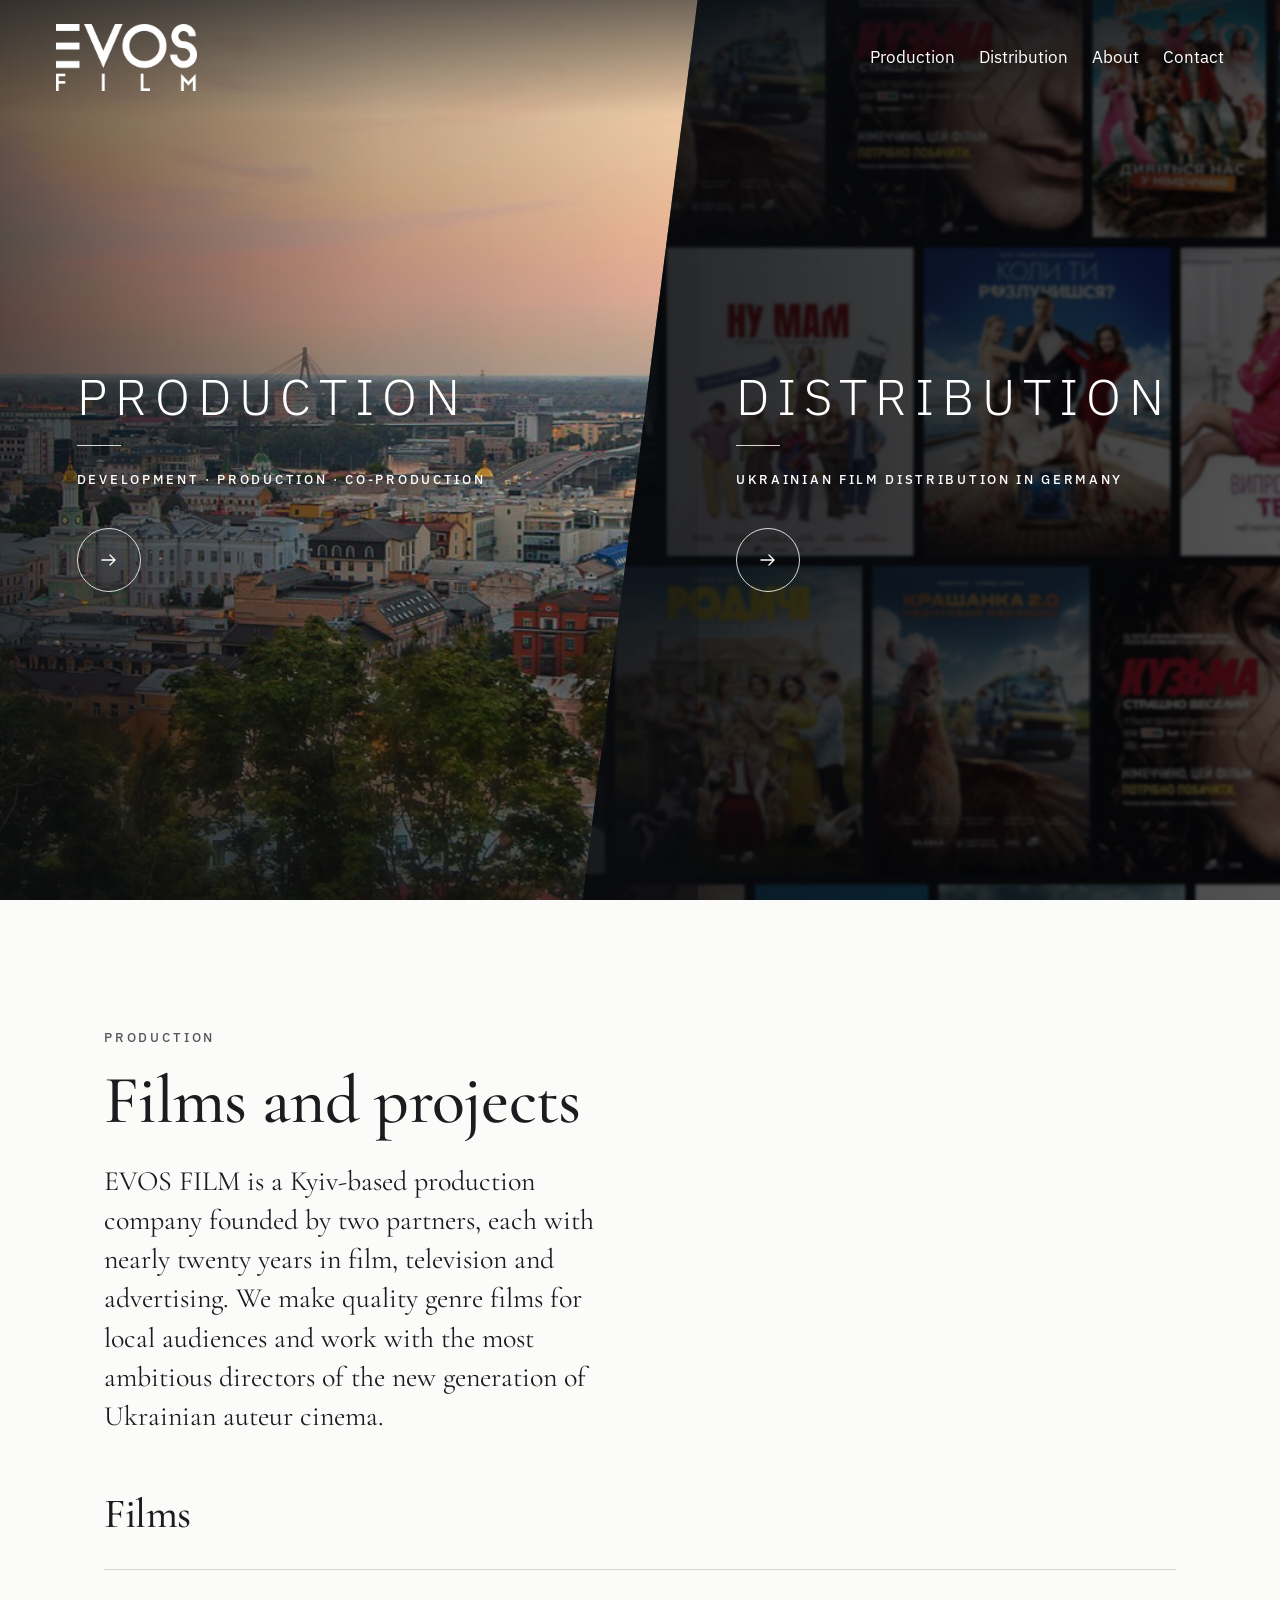
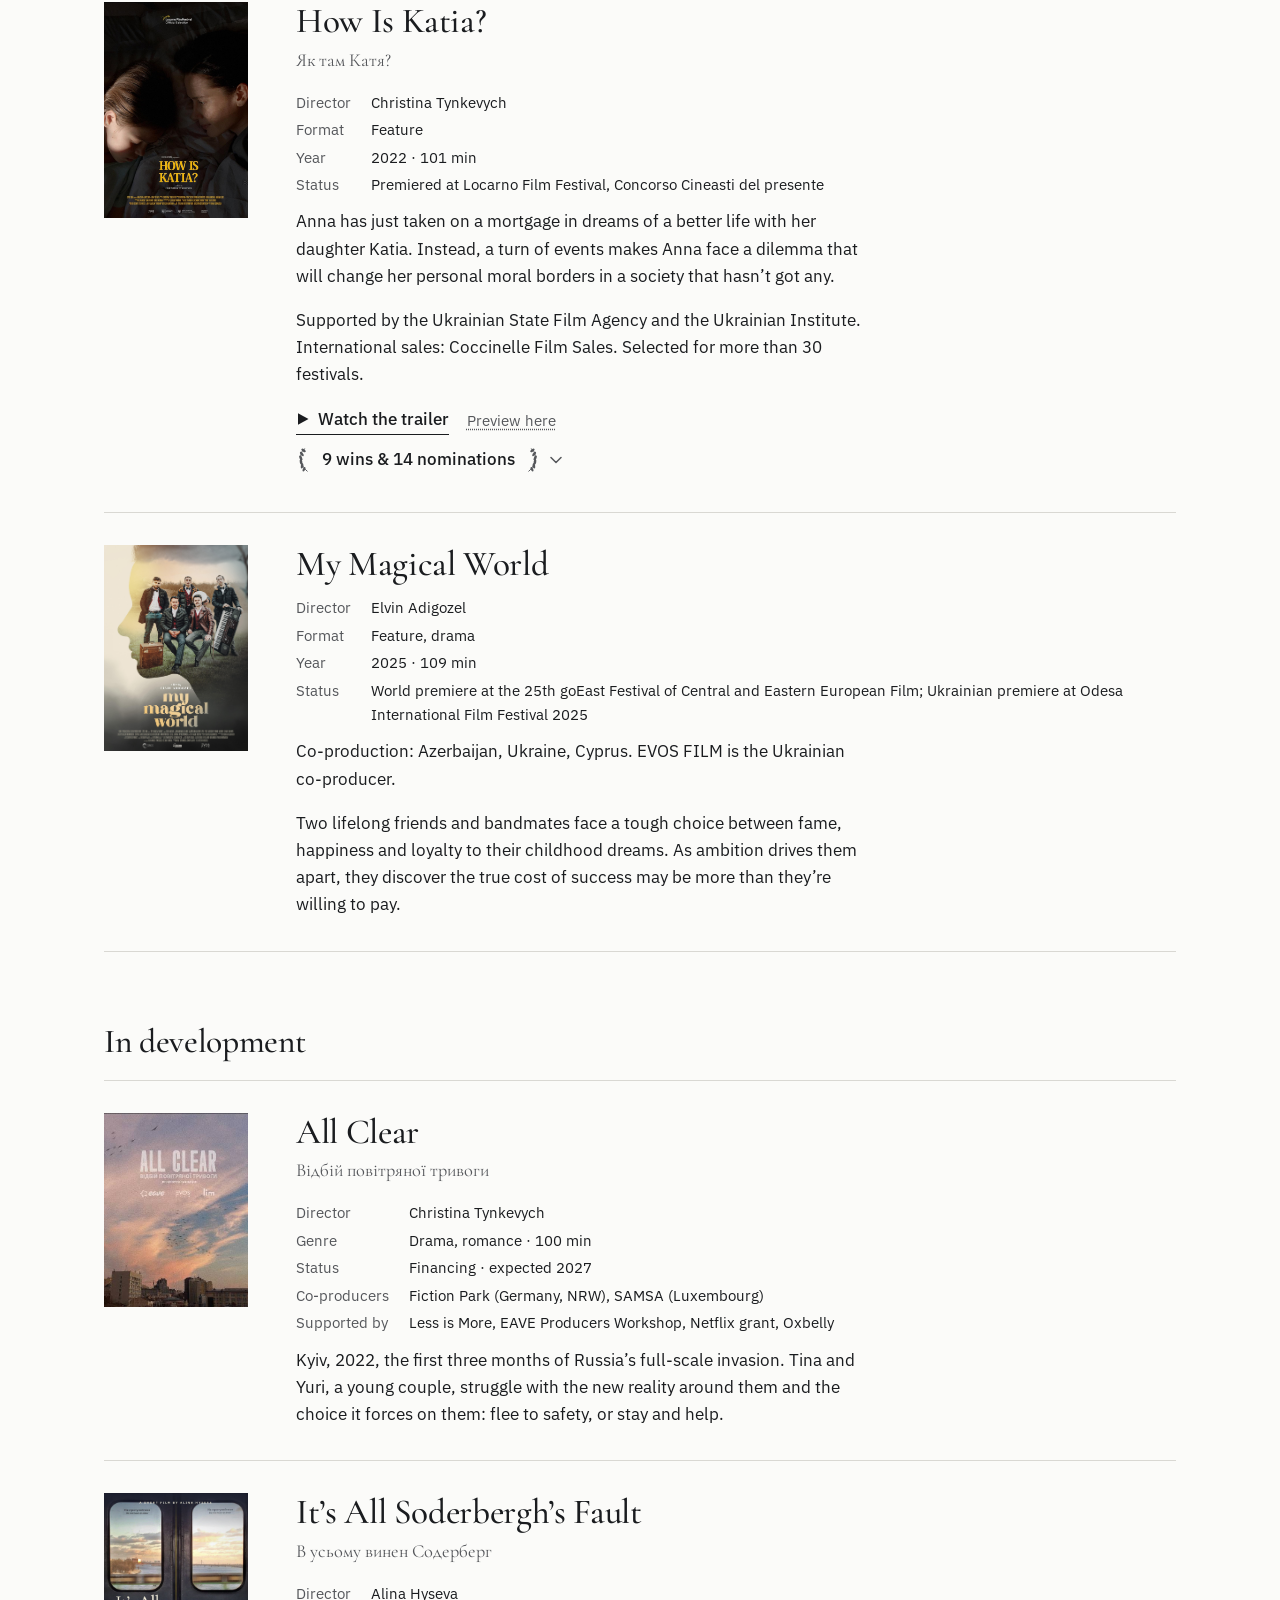
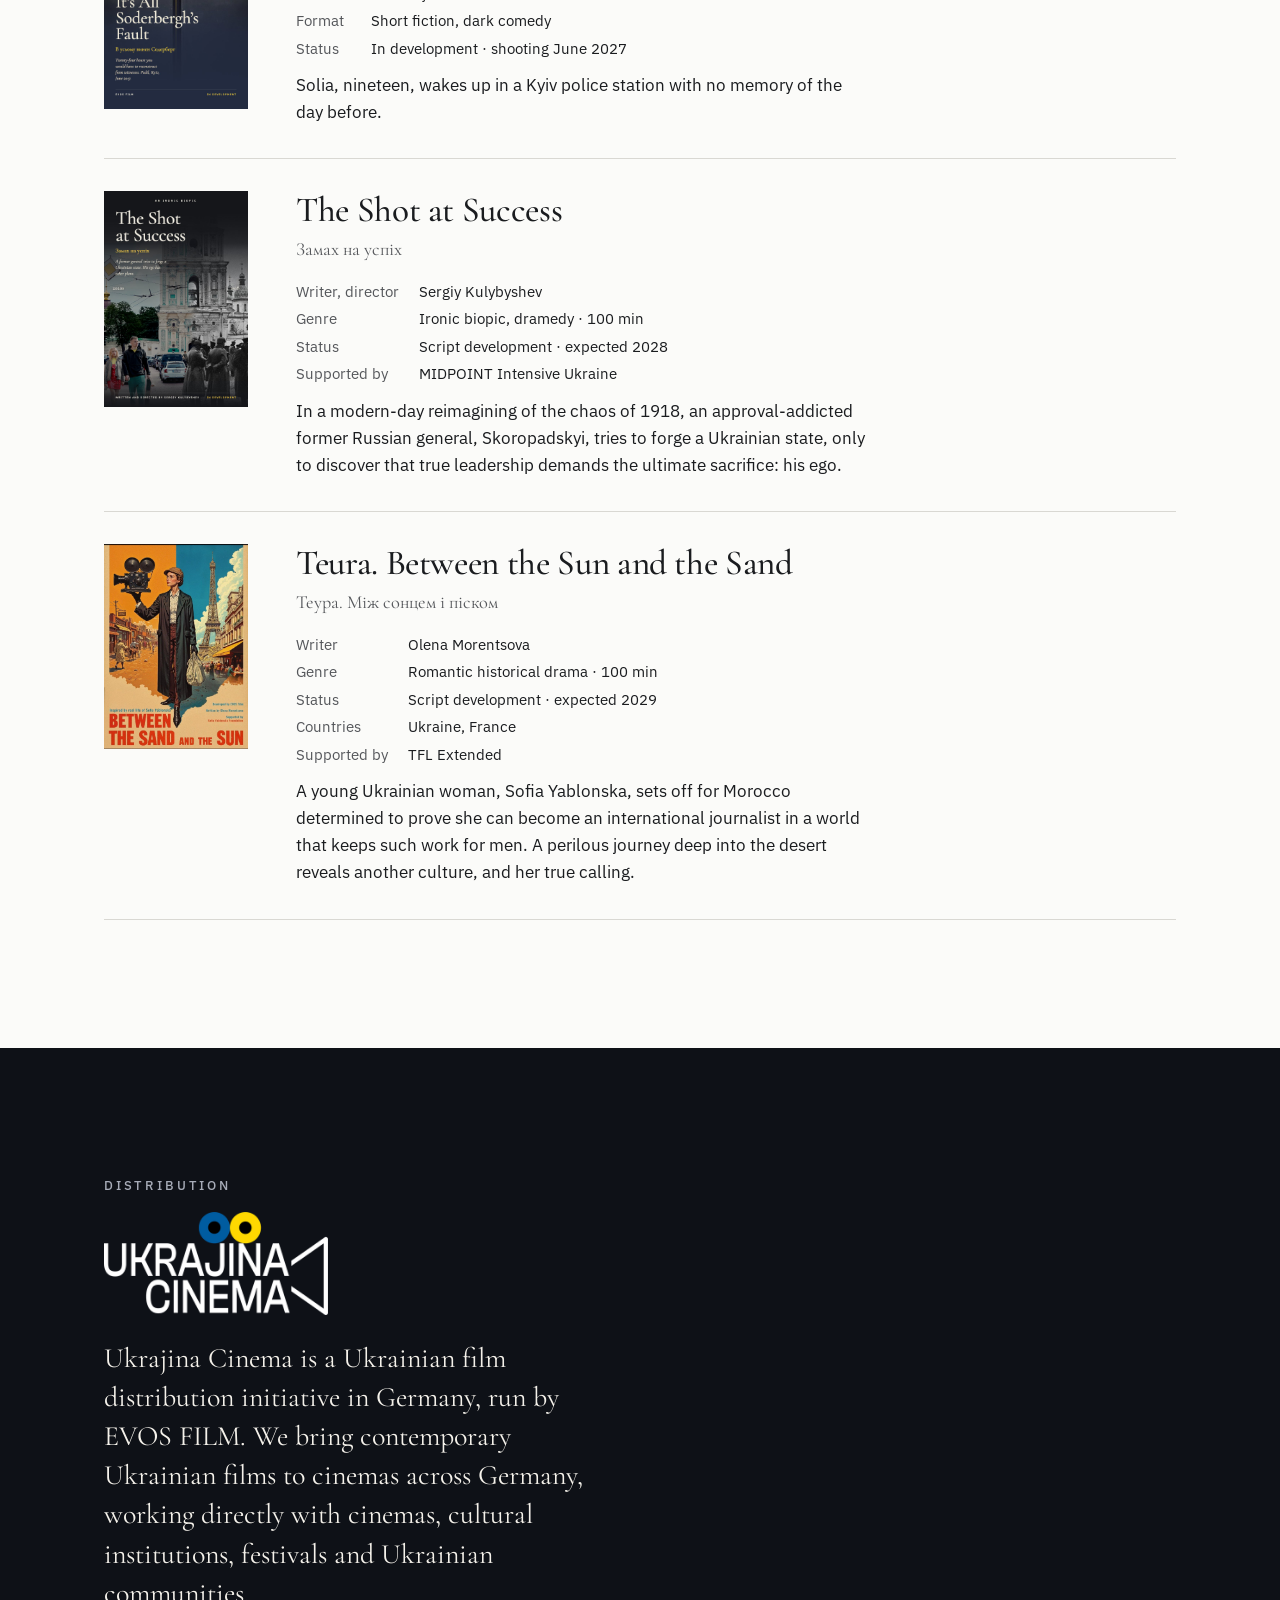
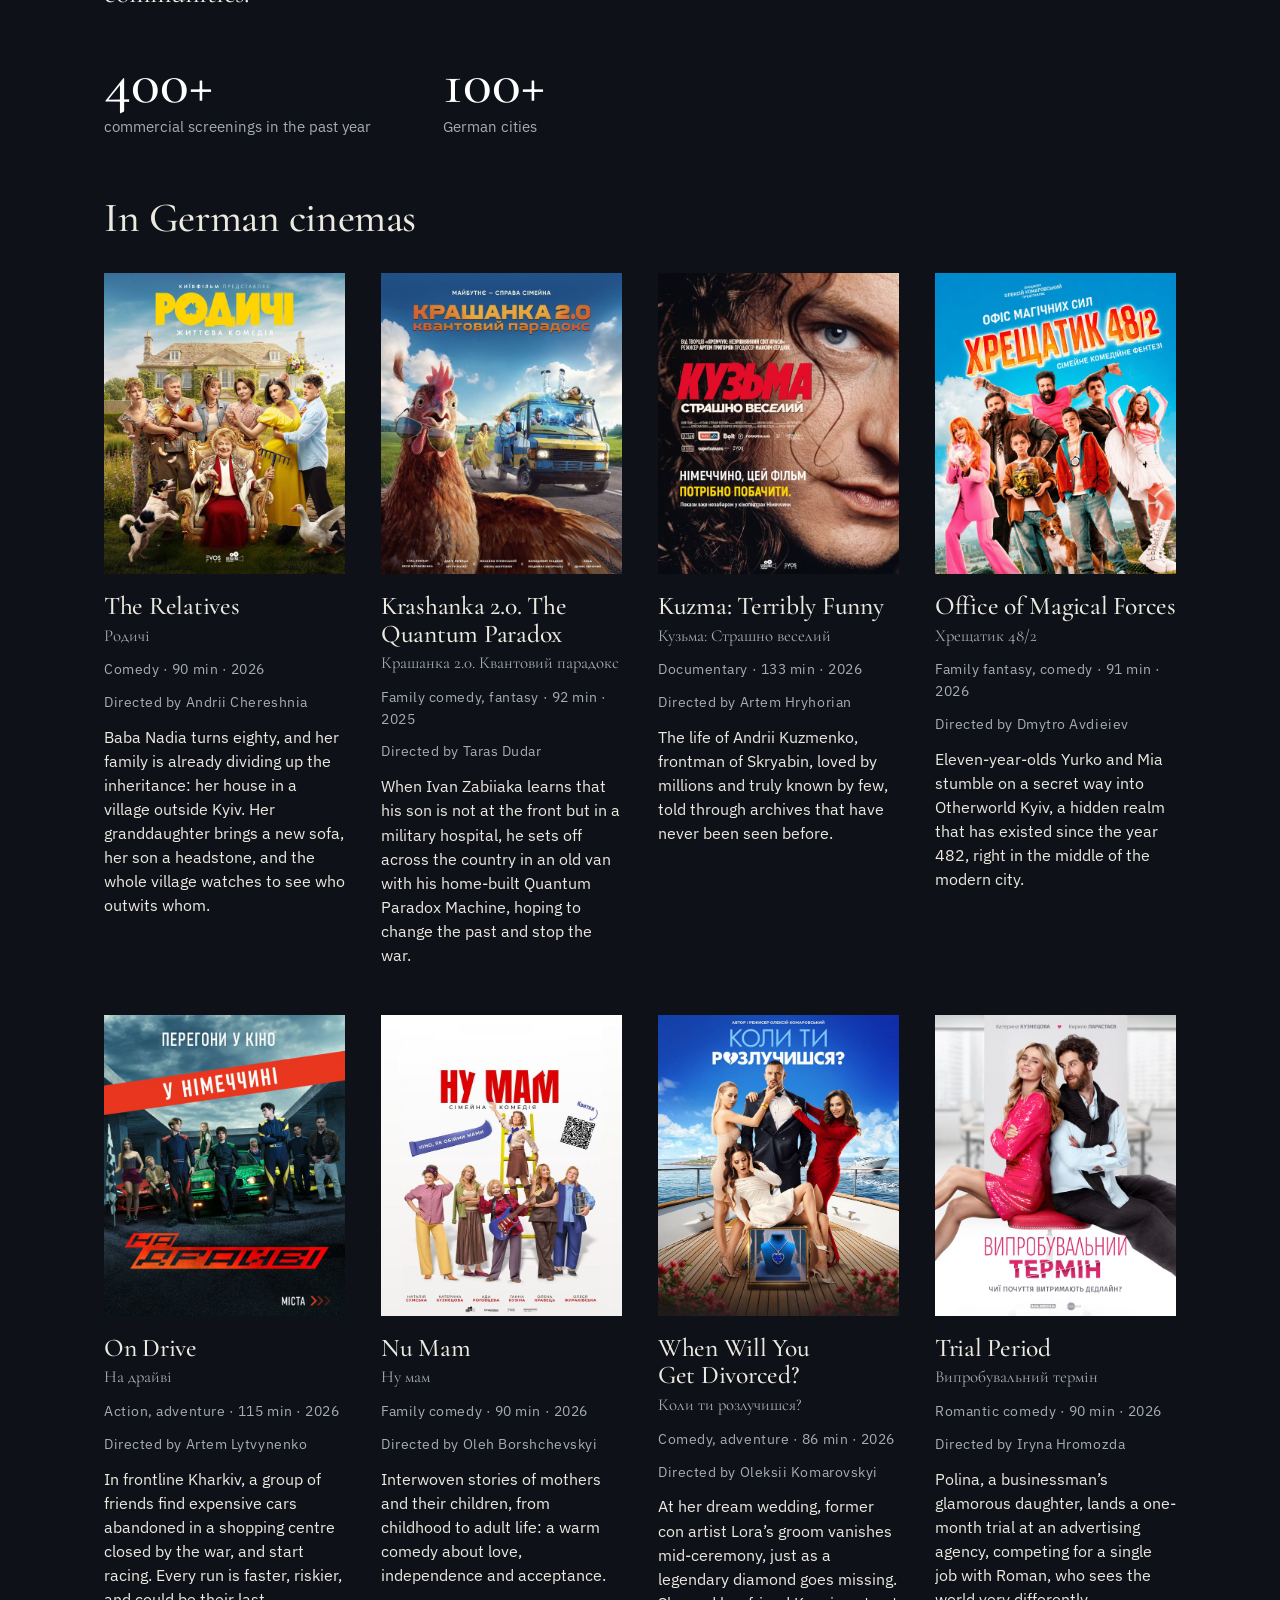
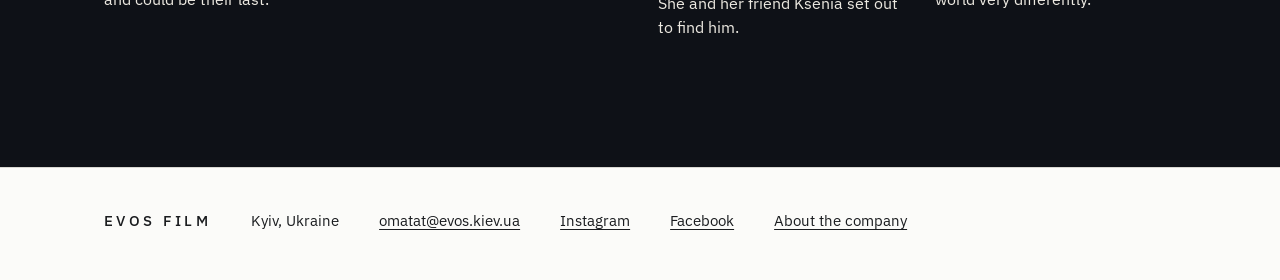
<file: index.html>
<!doctype html>
<html lang="en">
<head>
  <meta charset="utf-8">
  <meta name="viewport" content="width=device-width, initial-scale=1">
  <link rel="icon" href="favicon.ico" sizes="any">
  <link rel="icon" href="assets/icons/favicon-32.png" type="image/png" sizes="32x32">
  <link rel="icon" href="assets/icons/icon-192.png" type="image/png" sizes="192x192">
  <link rel="apple-touch-icon" href="assets/icons/apple-touch-icon.png">
  <title>EVOS FILM - film production, Kyiv, and Ukrainian film distribution in Germany</title>
  <meta name="description" content="EVOS FILM is a Kyiv-based film company working in two directions: production (development, production and co-production) and distribution, bringing Ukrainian films to cinemas across Germany as Ukrajina Cinema.">
  <link rel="canonical" href="https://evosfilm.com/">
  <meta property="og:type" content="website">
  <meta property="og:site_name" content="EVOS FILM">
  <meta property="og:title" content="EVOS FILM - production and distribution">
  <meta property="og:description" content="Kyiv-based film production and co-production, and Ukrainian film distribution in Germany (Ukrajina Cinema).">
  <meta property="og:url" content="https://evosfilm.com/">
  <meta property="og:image" content="https://evosfilm.com/assets/og-evos.jpg">
  <meta property="og:image:width" content="1200">
  <meta property="og:image:height" content="630">
  <meta property="og:image:alt" content="EVOS FILM, independent film production, Kyiv, Ukraine">
  <meta name="twitter:card" content="summary_large_image">
  <meta name="twitter:title" content="EVOS FILM - production and distribution">
  <meta name="twitter:description" content="Kyiv-based film production and co-production, and Ukrainian film distribution in Germany (Ukrajina Cinema).">
  <meta name="twitter:image" content="https://evosfilm.com/assets/og-evos.jpg">
  <meta name="twitter:image:alt" content="EVOS FILM, independent film production, Kyiv, Ukraine">

  <link rel="preconnect" href="https://fonts.googleapis.com">
  <link rel="preconnect" href="https://fonts.gstatic.com" crossorigin>
  <link rel="stylesheet" href="https://fonts.googleapis.com/css2?family=Cormorant+Garamond:ital,wght@0,500;0,600;1,500&family=IBM+Plex+Sans:wght@300;400;500&display=swap">
  <link rel="preload" as="image" href="assets/podil.jpg" fetchpriority="high">
  <link rel="stylesheet" href="assets/css/site.css">
  <link rel="stylesheet" href="assets/css/home.css">


  <style>
    .film-extra { margin-top: 0.85rem; }

    .trailer-link { margin: 0 0 0.6rem; }
    .trailer-link a {
      display: inline-flex;
      align-items: center;
      gap: 0.5rem;
      font-weight: 500;
      text-decoration: none;
      border-bottom: 1px solid currentColor;
      padding-bottom: 0.05rem;
    }
    .trailer-link a:hover { opacity: 0.75; }
    .trailer-link svg { flex: none; }

    .awards-disclosure { margin: 0; }

    .awards-disclosure summary {
      display: inline-flex;
      align-items: center;
      gap: 0.6rem;
      cursor: pointer;
      list-style: none;
      font-weight: 500;
      padding: 0.15rem 0;
    }
    .awards-disclosure summary::-webkit-details-marker { display: none; }
    .awards-disclosure summary::marker { content: ""; }

    .awards-disclosure .laurel {
      display: inline-flex;
      color: var(--muted);
      flex: none;
    }
    .awards-disclosure .laurel--right { transform: scaleX(-1); }

    .awards-disclosure .chevron {
      color: var(--muted);
      transition: transform 0.15s ease;
      flex: none;
    }
    .awards-disclosure[open] .chevron { transform: rotate(180deg); }

    .awards-disclosure summary:hover .awards-count,
    .awards-disclosure summary:focus-visible .awards-count {
      text-decoration: underline;
      text-decoration-thickness: 1px;
      text-underline-offset: 0.2em;
    }

    .awards-list {
      list-style: none;
      margin: 0;
      padding: 0;
    }
    .awards-list li {
      display: grid;
      grid-template-columns: 6.4rem 1fr;
      gap: 0.2rem 1rem;
      padding-block: 0.65rem;
      border-bottom: 1px solid var(--rule);
      font-size: 0.95rem;
      line-height: 1.45;
    }
    .award-status { color: var(--muted); }
    .award-source {
      display: block;
      margin-top: 0.15rem;
      color: var(--muted);
      font-size: 0.88rem;
    }

    .awards-groups {
      margin-top: 0.9rem;
      max-width: 34rem;
      border-top: 1px solid var(--rule);
    }
    .award-group h4 {
      font-family: var(--sans);
      font-size: 0.98rem;
      font-weight: 500;
      margin: 1.4rem 0 0.2rem;
    }
    .award-group:first-child h4 { margin-top: 1rem; }
    .award-group .awards-list li:last-child { border-bottom: 1px solid var(--rule); }

    @media (max-width: 26rem) {
      .awards-list li { grid-template-columns: 1fr; gap: 0.1rem; }
    }

    @media (prefers-reduced-motion: reduce) {
      .awards-disclosure .chevron { transition: none; }
    }

    /* ---- Trailer click-to-reveal preview ---- */
    .trailer-preview-toggle {
      appearance: none;
      background: none;
      border: 0;
      padding: 0;
      margin-left: 0.85rem;
      font: inherit;
      font-size: 0.92rem;
      color: var(--muted);
      text-decoration: underline;
      text-decoration-style: dotted;
      text-underline-offset: 0.2em;
      cursor: pointer;
    }
    .trailer-preview-toggle:hover { color: var(--ink); }

    .trailer-frame {
      margin-top: 0.85rem;
      max-width: 34rem;
      aspect-ratio: 16 / 9;
      background: #14151a;
    }
    .trailer-frame iframe {
      width: 100%;
      height: 100%;
      border: 0;
      display: block;
    }
  </style>
</head>
<body class="home">
  <a class="skip-link" href="#main">Skip to content</a>

  <header class="site-header">
    <div class="wrap">
      <a class="logo" href="./" aria-current="page"><img src="assets/evos-logo-white.png" width="360" height="172" alt="EVOS FILM"></a>
      <nav class="site-nav" aria-label="Main">
        <ul>
          <li><a href="#production">Production</a></li>
          <li><a href="#distribution">Distribution</a></li>
          <li><a href="about/">About</a></li>
          <li><a href="mailto:omatat@evos.kiev.ua">Contact</a></li>
        </ul>
      </nav>
    </div>
  </header>

  <main id="main">
    <h1 class="visually-hidden">EVOS FILM: film production in Kyiv and Ukrainian film distribution in Germany</h1>


    <nav class="split" aria-label="What we do">
      <a class="panel panel--production" href="#production">
        <span class="panel-bg" aria-hidden="true"></span>
        <span class="panel-body">
          <span class="panel-title">Production</span>
          <span class="panel-rule" aria-hidden="true"></span>
          <span class="panel-sub">Development · Production · Co‑production</span>
          <span class="panel-arrow" aria-hidden="true"><svg width="18" height="18" viewBox="0 0 18 18" aria-hidden="true"><path d="M2 9h13M10 4l5 5-5 5" fill="none" stroke="currentColor" stroke-width="1.3" stroke-linecap="round" stroke-linejoin="round"/></svg></span>
        </span>
      </a>
      <a class="panel panel--distribution" href="#distribution">
        <span class="panel-bg" aria-hidden="true"></span>
        <span class="panel-body">
          <span class="panel-title">Distribution</span>
          <span class="panel-rule" aria-hidden="true"></span>
          <span class="panel-sub">Ukrainian film distribution in Germany</span>
          <span class="panel-arrow" aria-hidden="true"><svg width="18" height="18" viewBox="0 0 18 18" aria-hidden="true"><path d="M2 9h13M10 4l5 5-5 5" fill="none" stroke="currentColor" stroke-width="1.3" stroke-linecap="round" stroke-linejoin="round"/></svg></span>
        </span>
      </a>
    </nav>

    <!-- ===================== PRODUCTION ===================== -->
    <section class="production" id="production" aria-labelledby="production-title">
      <div class="wrap side-intro">
        <p class="eyebrow">Production</p>
        <h2 id="production-title">Films and projects</h2>
        <p class="lede">EVOS FILM is a Kyiv-based production company founded by two partners, each with nearly twenty years in film, television and advertising. We make quality genre films for local audiences and work with the most ambitious directors of the new generation of Ukrainian auteur cinema.</p>
      </div>

      <div class="wrap films" id="films">
        <h3 class="section-title">Films</h3>
        <ul class="film-list">
        <li class="film">
          <img src="assets/how-is-katia-poster.jpg" width="800" height="1200" loading="lazy"
               alt="Poster for How Is Katia?">
          <div>
            <h3>How Is Katia?</h3>
            <p class="original" lang="uk">Як там Катя?</p>
            <dl class="facts">
              <dt>Director</dt><dd>Christina Tynkevych</dd>
              <dt>Format</dt><dd>Feature</dd>
              <dt>Year</dt><dd>2022 · 101 min</dd>
              <dt>Status</dt><dd>Premiered at Locarno Film Festival, Concorso Cineasti del presente</dd>
            </dl>
            <p class="line">Anna has just taken on a mortgage in dreams of a better life with her daughter Katia. Instead, a turn of events makes Anna face a dilemma that will change her personal moral borders in a society that hasn’t got any.</p>
            <p class="line">Supported by the Ukrainian State Film Agency and the Ukrainian Institute. International sales: Coccinelle Film Sales. Selected for more than 30 festivals.</p>

            <div class="film-extra">
              <div class="trailer" data-video-id="Q9cHenyPmjU">
                <p class="trailer-link">
                  <a href="https://www.youtube.com/watch?v=Q9cHenyPmjU" target="_blank" rel="noopener">
                    <svg width="14" height="14" viewBox="0 0 14 14" aria-hidden="true"><path d="M2 1.2 12.5 7 2 12.8Z" fill="currentColor"/></svg>
                    Watch the trailer
                  </a>
                  <button type="button" class="trailer-preview-toggle" aria-expanded="false">Preview here</button>
                </p>
                <div class="trailer-frame" hidden></div>
              </div>

              <details class="awards-disclosure">
                <summary>
                  <span class="laurel" aria-hidden="true">
                    <svg width="16" height="24" viewBox="0 0 20 30">
                      <path d="M14 29C8 24 5.5 17 6 10 6.3 6 8 2.5 11 1" fill="none" stroke="currentColor" stroke-width="1.2" stroke-linecap="round"/>
                      <g fill="currentColor">
                        <ellipse rx="3.1" ry="1.5" transform="translate(9.5,3) rotate(35)"/>
                        <ellipse rx="3.3" ry="1.6" transform="translate(7.3,7.5) rotate(50)"/>
                        <ellipse rx="3.4" ry="1.65" transform="translate(6,12.5) rotate(65)"/>
                        <ellipse rx="3.4" ry="1.65" transform="translate(6.3,17.5) rotate(80)"/>
                        <ellipse rx="3.3" ry="1.6" transform="translate(7.6,22.3) rotate(98)"/>
                        <ellipse rx="3" ry="1.5" transform="translate(10,26.5) rotate(115)"/>
                      </g>
                    </svg>
                  </span>
                  <span class="awards-count">9 wins &amp; 14 nominations</span>
                  <span class="laurel laurel--right" aria-hidden="true">
                    <svg width="16" height="24" viewBox="0 0 20 30">
                      <path d="M14 29C8 24 5.5 17 6 10 6.3 6 8 2.5 11 1" fill="none" stroke="currentColor" stroke-width="1.2" stroke-linecap="round"/>
                      <g fill="currentColor">
                        <ellipse rx="3.1" ry="1.5" transform="translate(9.5,3) rotate(35)"/>
                        <ellipse rx="3.3" ry="1.6" transform="translate(7.3,7.5) rotate(50)"/>
                        <ellipse rx="3.4" ry="1.65" transform="translate(6,12.5) rotate(65)"/>
                        <ellipse rx="3.4" ry="1.65" transform="translate(6.3,17.5) rotate(80)"/>
                        <ellipse rx="3.3" ry="1.6" transform="translate(7.6,22.3) rotate(98)"/>
                        <ellipse rx="3" ry="1.5" transform="translate(10,26.5) rotate(115)"/>
                      </g>
                    </svg>
                  </span>
                  <svg class="chevron" width="12" height="8" viewBox="0 0 12 8" aria-hidden="true">
                    <path d="M1 1.5 6 6.5 11 1.5" fill="none" stroke="currentColor" stroke-width="1.5" stroke-linecap="round" stroke-linejoin="round"/>
                  </svg>
                </summary>

                <div class="awards-groups">

                  <div class="award-group">
                    <h4>Locarno Film Festival - 2022</h4>
                    <ul class="awards-list">
                      <li><span class="award-status">Win</span><span>Best Actress - Filmmakers of the Present<span class="award-source">Anastasiya Karpenko</span></span></li>
                      <li><span class="award-status">Win</span><span>Special Jury Prize - Filmmakers of the Present<span class="award-source">Christina Tynkevych</span></span></li>
                      <li><span class="award-status">Nomination</span><span>Golden Leopard - Filmmakers of the Present<span class="award-source">Christina Tynkevych</span></span></li>
                    </ul>
                  </div>

                  <div class="award-group">
                    <h4>Ukrainian Film Academy Awards - 2024</h4>
                    <ul class="awards-list">
                      <li><span class="award-status">Win</span><span>Golden Dzyga, Best Actress<span class="award-source">Anastasiya Karpenko</span></span></li>
                      <li><span class="award-status">Nomination</span><span>Golden Dzyga, Best Film<span class="award-source">Christina Tynkevych (director), Olha Matat, Vlad Dudko, Sergei Konnov (producers)</span></span></li>
                      <li><span class="award-status">Nomination</span><span>Golden Dzyga, Best Actress in a Supporting Role<span class="award-source">Tatyana Krulikovskaya</span></span></li>
                      <li><span class="award-status">Nomination</span><span>Golden Dzyga, Best Sound<span class="award-source">Serhiy Stepansky</span></span></li>
                    </ul>
                  </div>

                  <div class="award-group">
                    <h4>CinEast - 2022</h4>
                    <ul class="awards-list">
                      <li><span class="award-status">Win</span><span>Critics’ Prize - Best Feature Film<span class="award-source">Christina Tynkevych</span></span></li>
                      <li><span class="award-status">Nomination</span><span>Grand Prix - Best Feature Film<span class="award-source">Christina Tynkevych</span></span></li>
                    </ul>
                  </div>

                  <div class="award-group">
                    <h4>Ukrainian Film Critics Awards “Kinokolo” - 2022</h4>
                    <ul class="awards-list">
                      <li><span class="award-status">Nomination</span><span>Discovery of the Year<span class="award-source">Christina Tynkevych</span></span></li>
                      <li><span class="award-status">Nomination</span><span>Best Actress<span class="award-source">Anastasiya Karpenko</span></span></li>
                    </ul>
                  </div>

                  <div class="award-group">
                    <h4>Come and Review - 2023</h4>
                    <ul class="awards-list">
                      <li><span class="award-status">Win</span><span>Golden Palacinka, Best Supporting Performance<span class="award-source">Tatyana Krulikovskaya</span></span></li>
                      <li><span class="award-status">Nomination</span><span>Golden Palacinka, Best Lead Actress<span class="award-source">Anastasiya Karpenko</span></span></li>
                    </ul>
                  </div>

                  <div class="award-group">
                    <h4>Cork International Film Festival - 2022</h4>
                    <ul class="awards-list">
                      <li><span class="award-status">Win</span><span>Youth Jury Award - Feature Film<span class="award-source">Christina Tynkevych</span></span></li>
                    </ul>
                  </div>

                  <div class="award-group">
                    <h4>Molodist Kyiv International Film Festival - 2023</h4>
                    <ul class="awards-list">
                      <li><span class="award-status">Win</span><span>Scythian Deer - National Competition: Full-Length Films<span class="award-source">Christina Tynkevych, director</span></span></li>
                    </ul>
                  </div>

                  <div class="award-group">
                    <h4>Festival del Cinema Europeo - 2022</h4>
                    <ul class="awards-list">
                      <li><span class="award-status">Win</span><span>Special Jury Award - Golden Olive Tree Competition<span class="award-source">Christina Tynkevych, director</span></span></li>
                    </ul>
                  </div>

                  <div class="award-group">
                    <h4>Dream City - Rivne International Film Festival - 2024</h4>
                    <ul class="awards-list">
                      <li><span class="award-status">Win</span><span>Grand Prix<span class="award-source">Christina Tynkevych, director</span></span></li>
                    </ul>
                  </div>

                  <div class="award-group">
                    <h4>São Paulo International Film Festival - 2022</h4>
                    <ul class="awards-list">
                      <li><span class="award-status">Nomination</span><span>New Directors Competition<span class="award-source">Christina Tynkevych</span></span></li>
                    </ul>
                  </div>

                  <div class="award-group">
                    <h4>Thessaloniki Film Festival - 2022</h4>
                    <ul class="awards-list">
                      <li><span class="award-status">Nomination</span><span>Golden Alexander - Meet the Neighbors Competition<span class="award-source">Christina Tynkevych</span></span></li>
                    </ul>
                  </div>

                  <div class="award-group">
                    <h4>Bangkok World Film Festival - 2022</h4>
                    <ul class="awards-list">
                      <li><span class="award-status">Nomination</span><span>Best Film - Lotus Award Competition<span class="award-source">Christina Tynkevych</span></span></li>
                    </ul>
                  </div>

                  <div class="award-group">
                    <h4>Odesa International Film Festival - 2022</h4>
                    <ul class="awards-list">
                      <li><span class="award-status">Nomination</span><span>Golden Duke - National Competition Program<span class="award-source">Christina Tynkevych</span></span></li>
                    </ul>
                  </div>

                  <div class="award-group">
                    <h4>Seville European Film Festival - 2022</h4>
                    <ul class="awards-list">
                      <li><span class="award-status">Nomination</span><span>Best Film - Extraordinary Stories<span class="award-source">Christina Tynkevych</span></span></li>
                    </ul>
                  </div>

                  <div class="award-group">
                    <h4>Mykolaichuk OPEN Audience Film Festival - 2023</h4>
                    <ul class="awards-list">
                      <li><span class="award-status">Nomination</span><span>Festival Audience Prize - International Feature Competition<span class="award-source">Christina Tynkevych, director</span></span></li>
                    </ul>
                  </div>

                </div>
              </details>
            </div>
          </div>
        </li>

        <li class="film">
          <img src="assets/my-magical-world-poster.jpg" width="800" height="1200" loading="lazy"
               alt="Poster for My Magical World">
          <div>
            <h3>My Magical World</h3>
            <dl class="facts">
              <dt>Director</dt><dd>Elvin Adigozel</dd>
              <dt>Format</dt><dd>Feature, drama</dd>
              <dt>Year</dt><dd>2025 · 109 min</dd>
              <dt>Status</dt><dd>World premiere at the 25th goEast Festival of Central and Eastern European Film; Ukrainian premiere at Odesa International Film Festival 2025</dd>
            </dl>
            <p class="line">Co-production: Azerbaijan, Ukraine, Cyprus. EVOS FILM is the Ukrainian co-producer.</p>
            <p class="line">Two lifelong friends and bandmates face a tough choice between fame, happiness and loyalty to their childhood dreams. As ambition drives them apart, they discover the true cost of success may be more than they’re willing to pay.</p>
          </div>
        </li>
        </ul>

        <h3 class="section-title subsection-title">In development</h3>
        <ul class="film-list">
        <li class="film">
          <img src="assets/all-clear-poster.jpg" width="800" height="1200" loading="lazy"
               alt="Poster for All Clear">
          <div>
            <h3>All Clear</h3>
            <p class="original" lang="uk">Відбій повітряної тривоги</p>
            <dl class="facts">
              <dt>Director</dt><dd>Christina Tynkevych</dd>
              <dt>Genre</dt><dd>Drama, romance · 100 min</dd>
              <dt>Status</dt><dd>Financing · expected 2027</dd>
              <dt>Co-producers</dt><dd>Fiction Park (Germany, NRW), SAMSA (Luxembourg)</dd>
              <dt>Supported by</dt><dd>Less is More, EAVE Producers Workshop, Netflix grant, Oxbelly</dd>
            </dl>
            <p class="line">Kyiv, 2022, the first three months of Russia’s full-scale invasion. Tina and Yuri, a young couple, struggle with the new reality around them and the choice it forces on them: flee to safety, or stay and help.</p>
          </div>
        </li>

        <li class="film">
          <a href="soderbergh/" tabindex="-1" aria-hidden="true">
            <img src="assets/soderbergh-poster.jpg" width="800" height="1200" loading="lazy"
                 alt="Working poster for It’s All Soderbergh’s Fault: the doors of a Kyiv metro carriage, the Dnipro at sunset through its windows.">
          </a>
          <div>
            <h3><a href="soderbergh/">It’s All Soderbergh’s Fault</a></h3>
            <p class="original" lang="uk">В усьому винен Содерберг</p>
            <dl class="facts">
              <dt>Director</dt><dd>Alina Hyseva</dd>
              <dt>Format</dt><dd>Short fiction, dark comedy</dd>
              <dt>Status</dt><dd>In development · shooting June 2027</dd>
            </dl>
            <p class="line">Solia, nineteen, wakes up in a Kyiv police station with no memory of the day before.</p>
          </div>
        </li>

        <li class="film">
        
          <img src="assets/shot-at-success-poster.jpg" width="800" height="1200" loading="lazy"
               alt="Poster for The Shot at Success: young people in present-day Kyiv and soldiers of 1918 share one street in front of St Sophia’s bell tower.">
          <div>
            <h3>The Shot at Success</h3>
            <p class="original" lang="uk">Замах на успіх</p>
            <dl class="facts">
              <dt>Writer, director</dt><dd>Sergiy Kulybyshev</dd>
              <dt>Genre</dt><dd>Ironic biopic, dramedy · 100 min</dd>
              <dt>Status</dt><dd>Script development · expected 2028</dd>
              <dt>Supported by</dt><dd>MIDPOINT Intensive Ukraine</dd>
            </dl>
            <p class="line">In a modern-day reimagining of the chaos of 1918, an approval-addicted former Russian general, Skoropadskyi, tries to forge a Ukrainian state, only to discover that true leadership demands the ultimate sacrifice: his ego.</p>
          </div>
        </li>

        <li class="film">
          <img src="assets/teura.jpeg" width="800" height="1200" loading="lazy"
                 alt="Key art for Teura.">
          <div>
            <h3>Teura. Between the Sun and the Sand</h3>
            <p class="original" lang="uk">Теура. Між сонцем і піском</p>
            <dl class="facts">
              <dt>Writer</dt><dd>Olena Morentsova</dd>
              <dt>Genre</dt><dd>Romantic historical drama · 100 min</dd>
              <dt>Status</dt><dd>Script development · expected 2029</dd>
              <dt>Countries</dt><dd>Ukraine, France</dd>
              <dt>Supported by</dt><dd>TFL Extended</dd>
            </dl>
            <p class="line">A young Ukrainian woman, Sofia Yablonska, sets off for Morocco determined to prove she can become an international journalist in a world that keeps such work for men. A perilous journey deep into the desert reveals another culture, and her true calling.</p>
          </div>
        </li>
        </ul>
      </div>
    </section>

    <section class="distribution" id="distribution" aria-labelledby="distribution-title">
      <div class="wrap side-intro">
        <p class="eyebrow">Distribution</p>
        <h2 id="distribution-title"><img class="uc-logo" src="assets/ukrajina-cinema/logo-white.png" width="520" height="238" alt="Ukrajina Cinema"></h2>
        <p class="lede">Ukrajina Cinema is a Ukrainian film distribution initiative in Germany, run by EVOS FILM. We bring contemporary Ukrainian films to cinemas across Germany, working directly with cinemas, cultural institutions, festivals and Ukrainian communities.</p>
        <ul class="uc-figures">
          <li><strong>400+</strong><span>commercial screenings in the past year</span></li>
          <li><strong>100+</strong><span>German cities</span></li>
        </ul>
      </div>

      <div class="wrap">
        <h3 class="section-title">In German cinemas</h3>
        <ul class="uc-films">
        <li class="uc-film">
          <figure class="uc-poster">
            <span class="uc-poster-bg" aria-hidden="true" style="background-image: url('assets/ukrajina-cinema/rodychi.jpg')"></span>
            <img src="assets/ukrajina-cinema/rodychi.jpg" width="640" height="800" loading="lazy" decoding="async" alt="Poster for The Relatives">
          </figure>
          <h3>The Relatives</h3>
          <p class="original" lang="uk">Родичі</p>
          <p class="uc-meta"><span>Comedy</span><span>90 min</span><span>2026</span></p>
          <p class="uc-meta">Directed by Andrii Chereshnia</p>
          <p>Baba Nadia turns eighty, and her family is already dividing up the inheritance: her house in a village outside Kyiv. Her granddaughter brings a new sofa, her son a headstone, and the whole village watches to see who outwits whom.</p>
        </li>
        <li class="uc-film">
          <figure class="uc-poster">
            <span class="uc-poster-bg" aria-hidden="true" style="background-image: url('assets/ukrajina-cinema/krashanka.jpg')"></span>
            <img src="assets/ukrajina-cinema/krashanka.jpg" width="640" height="800" loading="lazy" decoding="async" alt="Poster for Krashanka 2.0. The Quantum Paradox">
          </figure>
          <h3>Krashanka 2.0. The Quantum Paradox</h3>
          <p class="original" lang="uk">Крашанка 2.0. Квантовий парадокс</p>
          <p class="uc-meta"><span>Family comedy, fantasy</span><span>92 min</span><span>2025</span></p>
          <p class="uc-meta">Directed by Taras Dudar</p>
          <p>When Ivan Zabiiaka learns that his son is not at the front but in a military hospital, he sets off across the country in an old van with his home-built Quantum Paradox Machine, hoping to change the past and stop the war.</p>
        </li>
        <li class="uc-film">
          <figure class="uc-poster">
            <span class="uc-poster-bg" aria-hidden="true" style="background-image: url('assets/ukrajina-cinema/kuzma.jpg')"></span>
            <img src="assets/ukrajina-cinema/kuzma.jpg" width="640" height="800" loading="lazy" decoding="async" alt="Poster for Kuzma: Terribly Funny">
          </figure>
          <h3>Kuzma: Terribly Funny</h3>
          <p class="original" lang="uk">Кузьма: Страшно веселий</p>
          <p class="uc-meta"><span>Documentary</span><span>133 min</span><span>2026</span></p>
          <p class="uc-meta">Directed by Artem Hryhorian</p>
          <p>The life of Andrii Kuzmenko, frontman of Skryabin, loved by millions and truly known by few, told through archives that have never been seen before.</p>
        </li>
        <li class="uc-film">
          <figure class="uc-poster">
            <span class="uc-poster-bg" aria-hidden="true" style="background-image: url('assets/ukrajina-cinema/office-of-magical-forces.jpg')"></span>
            <img src="assets/ukrajina-cinema/office-of-magical-forces.jpg" width="640" height="800" loading="lazy" decoding="async" alt="Poster for Office of Magical Forces">
          </figure>
          <h3>Office of Magical Forces</h3>
          <p class="original" lang="uk">Хрещатик 48/2</p>
          <p class="uc-meta"><span>Family fantasy, comedy</span><span>91 min</span><span>2026</span></p>
          <p class="uc-meta">Directed by Dmytro Avdieiev</p>
          <p>Eleven-year-olds Yurko and Mia stumble on a secret way into Otherworld Kyiv, a hidden realm that has existed since the year 482, right in the middle of the modern city.</p>
        </li>
        <li class="uc-film">
          <figure class="uc-poster">
            <span class="uc-poster-bg" aria-hidden="true" style="background-image: url('assets/ukrajina-cinema/on-drive.jpg')"></span>
            <img src="assets/ukrajina-cinema/on-drive.jpg" width="640" height="800" loading="lazy" decoding="async" alt="Poster for On Drive">
          </figure>
          <h3>On Drive</h3>
          <p class="original" lang="uk">На драйві</p>
          <p class="uc-meta"><span>Action, adventure</span><span>115 min</span><span>2026</span></p>
          <p class="uc-meta">Directed by Artem Lytvynenko</p>
          <p>In frontline Kharkiv, a group of friends find expensive cars abandoned in a shopping centre closed by the war, and start racing. Every run is faster, riskier, and could be their last.</p>
        </li>
        <li class="uc-film">
          <figure class="uc-poster">
            <span class="uc-poster-bg" aria-hidden="true" style="background-image: url('assets/ukrajina-cinema/nu-mam.jpg')"></span>
            <img src="assets/ukrajina-cinema/nu-mam.jpg" width="640" height="799" loading="lazy" decoding="async" alt="Poster for Nu Mam">
          </figure>
          <h3>Nu Mam</h3>
          <p class="original" lang="uk">Ну мам</p>
          <p class="uc-meta"><span>Family comedy</span><span>90 min</span><span>2026</span></p>
          <p class="uc-meta">Directed by Oleh Borshchevskyi</p>
          <p>Interwoven stories of mothers and their children, from childhood to adult life: a warm comedy about love, independence and acceptance.</p>
        </li>
        <li class="uc-film">
          <figure class="uc-poster">
            <span class="uc-poster-bg" aria-hidden="true" style="background-image: url('assets/ukrajina-cinema/when-will-you-get-divorced.jpg')"></span>
            <img src="assets/ukrajina-cinema/when-will-you-get-divorced.jpg" width="640" height="801" loading="lazy" decoding="async" alt="Poster for When Will You Get Divorced?">
          </figure>
          <h3>When Will You Get Divorced?</h3>
          <p class="original" lang="uk">Коли ти розлучишся?</p>
          <p class="uc-meta"><span>Comedy, adventure</span><span>86 min</span><span>2026</span></p>
          <p class="uc-meta">Directed by Oleksii Komarovskyi</p>
          <p>At her dream wedding, former con artist Lora’s groom vanishes mid-ceremony, just as a legendary diamond goes missing. She and her friend Ksenia set out to find him.</p>
        </li>
        <li class="uc-film">
          <figure class="uc-poster">
            <span class="uc-poster-bg" aria-hidden="true" style="background-image: url('assets/ukrajina-cinema/trial-period.jpg')"></span>
            <img src="assets/ukrajina-cinema/trial-period.jpg" width="640" height="800" loading="lazy" decoding="async" alt="Poster for Trial Period">
          </figure>
          <h3>Trial Period</h3>
          <p class="original" lang="uk">Випробувальний термін</p>
          <p class="uc-meta"><span>Romantic comedy</span><span>90 min</span><span>2026</span></p>
          <p class="uc-meta">Directed by Iryna Hromozda</p>
          <p>Polina, a businessman’s glamorous daughter, lands a one-month trial at an advertising agency, competing for a single job with Roman, who sees the world very differently.</p>
        </li>
        </ul>
      </div>
    </section>
  </main>

  <footer class="site-footer">
    <div class="wrap">
      <p class="name">EVOS FILM</p>
      <p>Kyiv, Ukraine</p>
      <p><a href="mailto:omatat@evos.kiev.ua">omatat@evos.kiev.ua</a></p>
      <p><a href="https://www.instagram.com/evos.film/" rel="noopener">Instagram</a></p>
      <p><a href="https://www.facebook.com/evosfilmukraine" rel="noopener">Facebook</a></p>
      <p><a href="about/">About the company</a></p>
    </div>
  </footer>

  <script>
    document.querySelectorAll('.trailer-preview-toggle').forEach(function (btn) {
      btn.addEventListener('click', function () {
        var wrap = btn.closest('.trailer');
        var frame = wrap.querySelector('.trailer-frame');
        var id = wrap.dataset.videoId;
        var isOpen = btn.getAttribute('aria-expanded') === 'true';
        if (isOpen) {
          frame.hidden = true;
          frame.innerHTML = '';
          btn.setAttribute('aria-expanded', 'false');
          btn.textContent = 'Preview here';
        } else {
          var iframe = document.createElement('iframe');
          iframe.src = 'https://www.youtube-nocookie.com/embed/' + id + '?rel=0';
          iframe.title = 'Trailer';
          iframe.loading = 'lazy';
          iframe.allow = 'accelerometer; encrypted-media; gyroscope; picture-in-picture';
          iframe.allowFullscreen = true;
          frame.innerHTML = '';
          frame.appendChild(iframe);
          frame.hidden = false;
          btn.setAttribute('aria-expanded', 'true');
          btn.textContent = 'Hide preview';
        }
      });
    });
  </script>
</body>
</html>
</file>
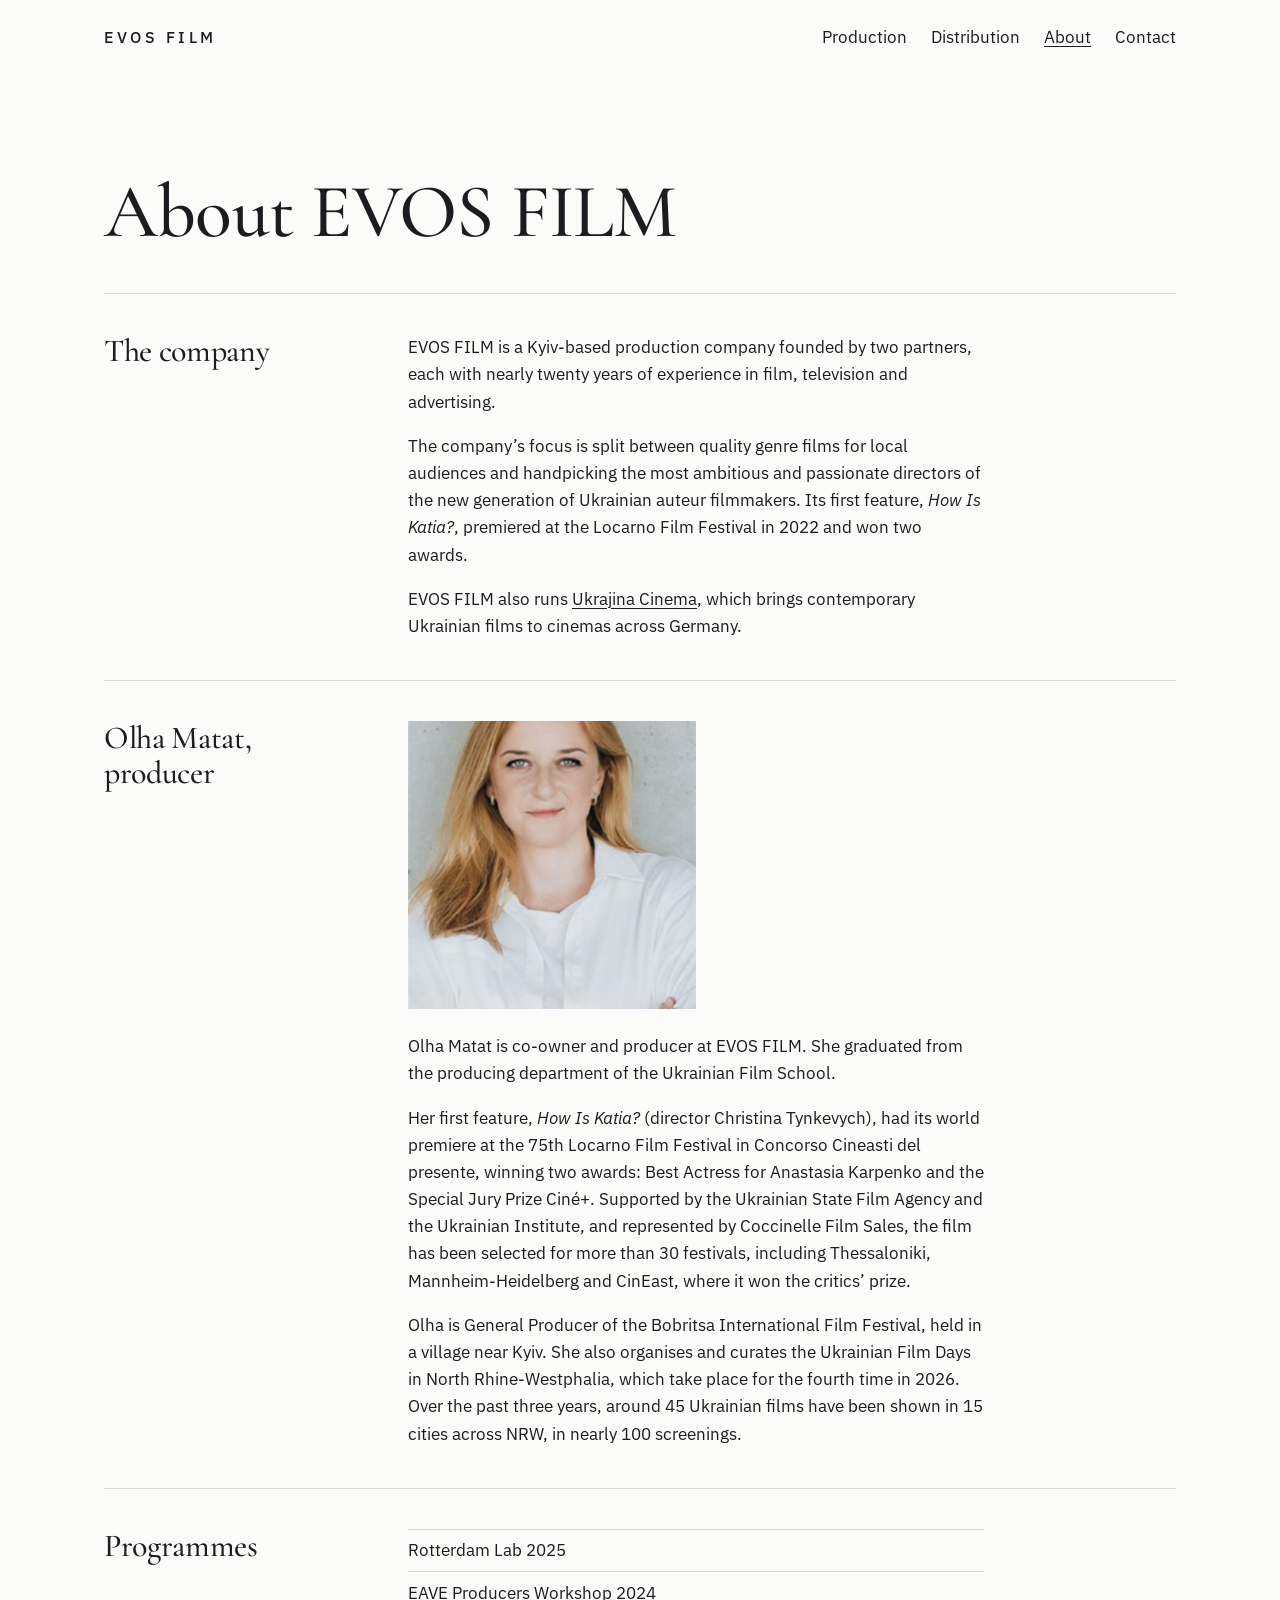
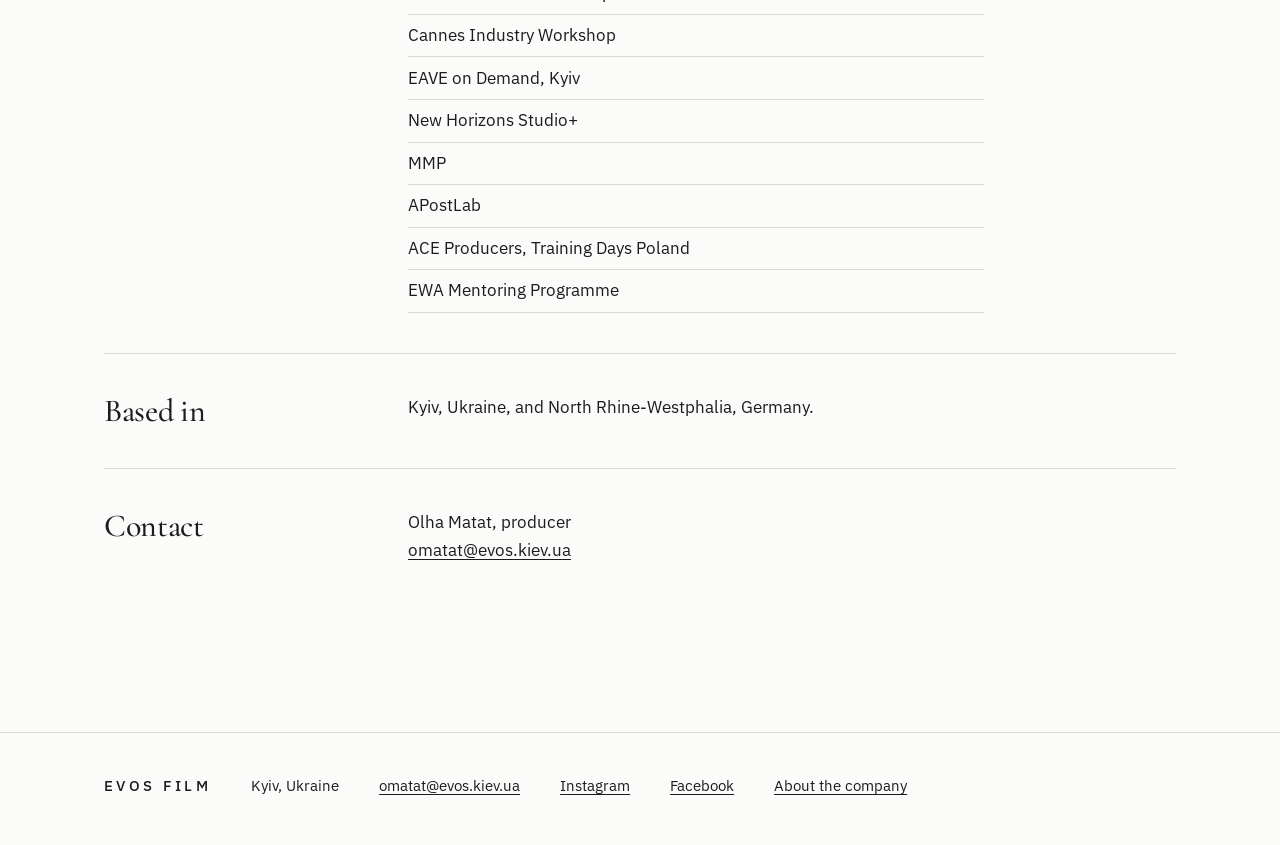
<file: about/index.html>
<!doctype html>
<html lang="en">
<head>
  <meta charset="utf-8">
  <meta name="viewport" content="width=device-width, initial-scale=1">
  <link rel="icon" href="../favicon.ico" sizes="any">
  <link rel="icon" href="../assets/icons/favicon-32.png" type="image/png" sizes="32x32">
  <link rel="icon" href="../assets/icons/icon-192.png" type="image/png" sizes="192x192">
  <link rel="apple-touch-icon" href="../assets/icons/apple-touch-icon.png">
  <title>About - EVOS FILM</title>
  <meta name="description" content="EVOS FILM is a Kyiv-based film company working in production and co-production, and in distribution: as Ukrajina Cinema it brings Ukrainian films to cinemas across Germany. Producer: Olha Matat.">

  <link rel="canonical" href="https://evosfilm.com/about/">
  <meta property="og:type" content="website">
  <meta property="og:site_name" content="EVOS FILM">
  <meta property="og:title" content="About EVOS FILM">
  <meta property="og:description" content="Kyiv-based film production and co-production, and Ukrainian film distribution in Germany (Ukrajina Cinema). Producer: Olha Matat.">
  <meta property="og:url" content="https://evosfilm.com/about/">
  <meta property="og:image" content="https://evosfilm.com/assets/og-evos.jpg">
  <meta property="og:image:width" content="1200">
  <meta property="og:image:height" content="630">
  <meta property="og:image:alt" content="EVOS FILM, independent film production, Kyiv, Ukraine">
  <meta name="twitter:card" content="summary_large_image">
  <meta name="twitter:title" content="About EVOS FILM">
  <meta name="twitter:description" content="Kyiv-based film production and co-production, and Ukrainian film distribution in Germany (Ukrajina Cinema). Producer: Olha Matat.">
  <meta name="twitter:image" content="https://evosfilm.com/assets/og-evos.jpg">
  <meta name="twitter:image:alt" content="EVOS FILM, independent film production, Kyiv, Ukraine">

  <link rel="preconnect" href="https://fonts.googleapis.com">
  <link rel="preconnect" href="https://fonts.gstatic.com" crossorigin>
  <link rel="stylesheet" href="https://fonts.googleapis.com/css2?family=Cormorant+Garamond:ital,wght@0,500;0,600;1,500&family=IBM+Plex+Sans:wght@400;500&display=swap">
  <link rel="stylesheet" href="../assets/css/site.css">
</head>
<body>
  <a class="skip-link" href="#main">Skip to content</a>

  <header class="site-header">
    <div class="wrap">
      <a class="wordmark" href="../">EVOS FILM</a>
      <nav class="site-nav" aria-label="Main">
        <ul>
          <li><a href="../#production">Production</a></li>
          <li><a href="../#distribution">Distribution</a></li>
          <li><a href="./" aria-current="page">About</a></li>
          <li><a href="mailto:omatat@evos.kiev.ua">Contact</a></li>
        </ul>
      </nav>
    </div>
  </header>

  <main id="main" class="about wrap">
    <h1>About EVOS FILM</h1>

    <section class="about-block" aria-labelledby="company">
      <h2 id="company">The company</h2>
      <div class="body">
        <p>EVOS FILM is a Kyiv-based production company founded by two partners, each with nearly twenty years of experience in film, television and advertising.</p>
        <p>The company’s focus is split between quality genre films for local audiences and handpicking the most ambitious and passionate directors of the new generation of Ukrainian auteur filmmakers. Its first feature, <cite>How Is Katia?</cite>, premiered at the Locarno Film Festival in 2022 and won two awards.</p>
        <p>EVOS FILM also runs <a href="../#distribution">Ukrajina Cinema</a>, which brings contemporary Ukrainian films to cinemas across Germany.</p>
      </div>
    </section>

    <section class="about-block" aria-labelledby="producer">
      <h2 id="producer">Olha Matat, producer</h2>
      <div class="body">
        <figure class="about-portrait">
          <img src="../assets/team-olha-matat.jpg" width="800" height="1000" loading="lazy"
               alt="Portrait of Olha Matat">
        </figure>
        <p>Olha Matat is co-owner and producer at EVOS FILM. She graduated from the producing department of the Ukrainian Film School.</p>
        <p>Her first feature, <cite>How Is Katia?</cite> (director Christina Tynkevych), had its world premiere at the 75th Locarno Film Festival in Concorso Cineasti del presente, winning two awards: Best Actress for Anastasia Karpenko and the Special Jury Prize Ciné+. Supported by the Ukrainian State Film Agency and the Ukrainian Institute, and represented by Coccinelle Film Sales, the film has been selected for more than 30 festivals, including Thessaloniki, Mannheim-Heidelberg and CinEast, where it won the critics’ prize.</p>
        <p>Olha is General Producer of the Bobritsa International Film Festival, held in a village near Kyiv. She also organises and curates the Ukrainian Film Days in North Rhine-Westphalia, which take place for the fourth time in 2026. Over the past three years, around 45 Ukrainian films have been shown in 15 cities across NRW, in nearly 100 screenings.</p>
      </div>
    </section>

    <section class="about-block" aria-labelledby="programmes">
      <h2 id="programmes">Programmes</h2>
      <div class="body">
        <ul class="plain-list">
          <li>Rotterdam Lab 2025</li>
          <li>EAVE Producers Workshop 2024</li>
          <li>Cannes Industry Workshop</li>
          <li>EAVE on Demand, Kyiv</li>
          <li>New Horizons Studio+</li>
          <li>MMP</li>
          <li>APostLab</li>
          <li>ACE Producers, Training Days Poland</li>
          <li>EWA Mentoring Programme</li>
        </ul>
      </div>
    </section>

    <section class="about-block" aria-labelledby="based">
      <h2 id="based">Based in</h2>
      <div class="body">
        <p>Kyiv, Ukraine, and North Rhine-Westphalia, Germany.</p>
      </div>
    </section>

    <section class="about-block" aria-labelledby="contact">
      <h2 id="contact">Contact</h2>
      <div class="body">
        <p>Olha Matat, producer<br>
          <a href="mailto:omatat@evos.kiev.ua">omatat@evos.kiev.ua</a></p>
      </div>
    </section>
  </main>

  <footer class="site-footer">
    <div class="wrap">
      <p class="name">EVOS FILM</p>
      <p>Kyiv, Ukraine</p>
      <p><a href="mailto:omatat@evos.kiev.ua">omatat@evos.kiev.ua</a></p>
      <p><a href="https://www.instagram.com/evos.film/" rel="noopener">Instagram</a></p>
      <p><a href="https://www.facebook.com/evosfilmukraine" rel="noopener">Facebook</a></p>
      <p><a href="./" aria-current="page">About the company</a></p>
    </div>
  </footer>
</body>
</html>
</file>
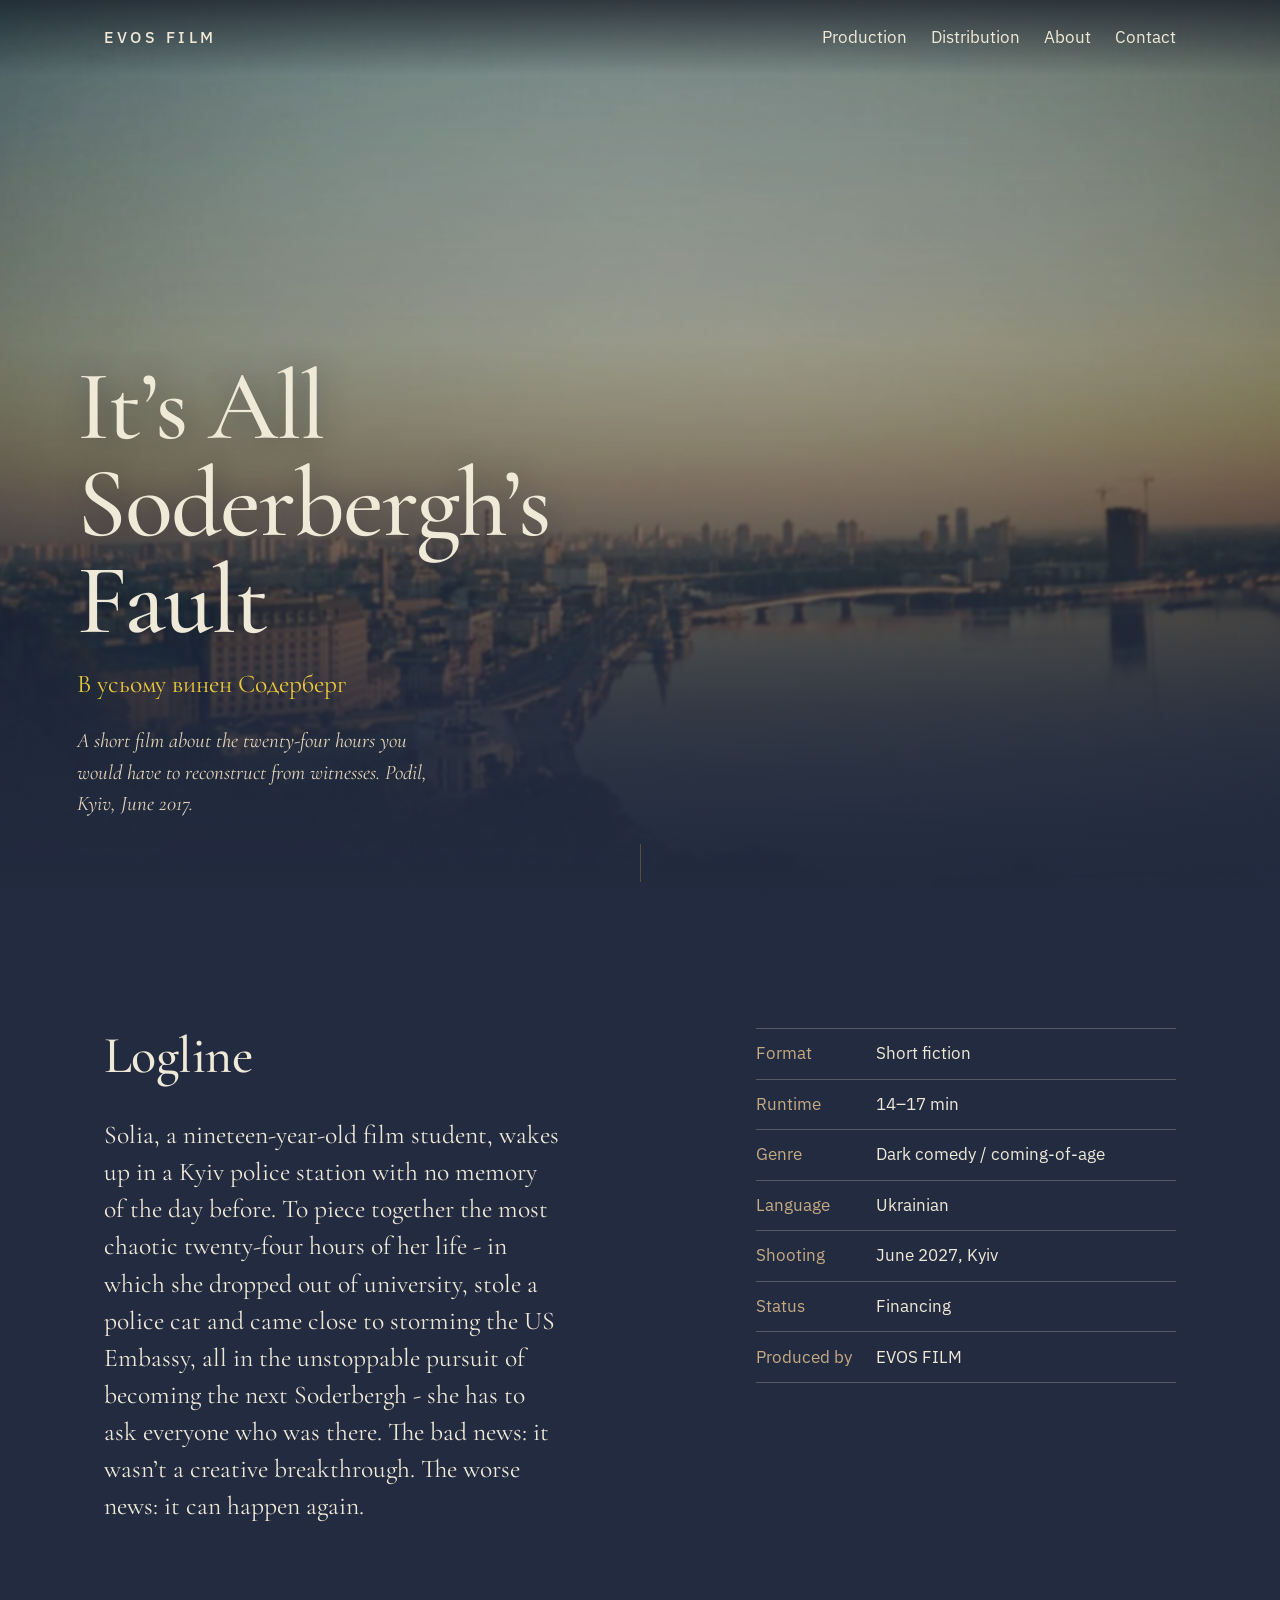
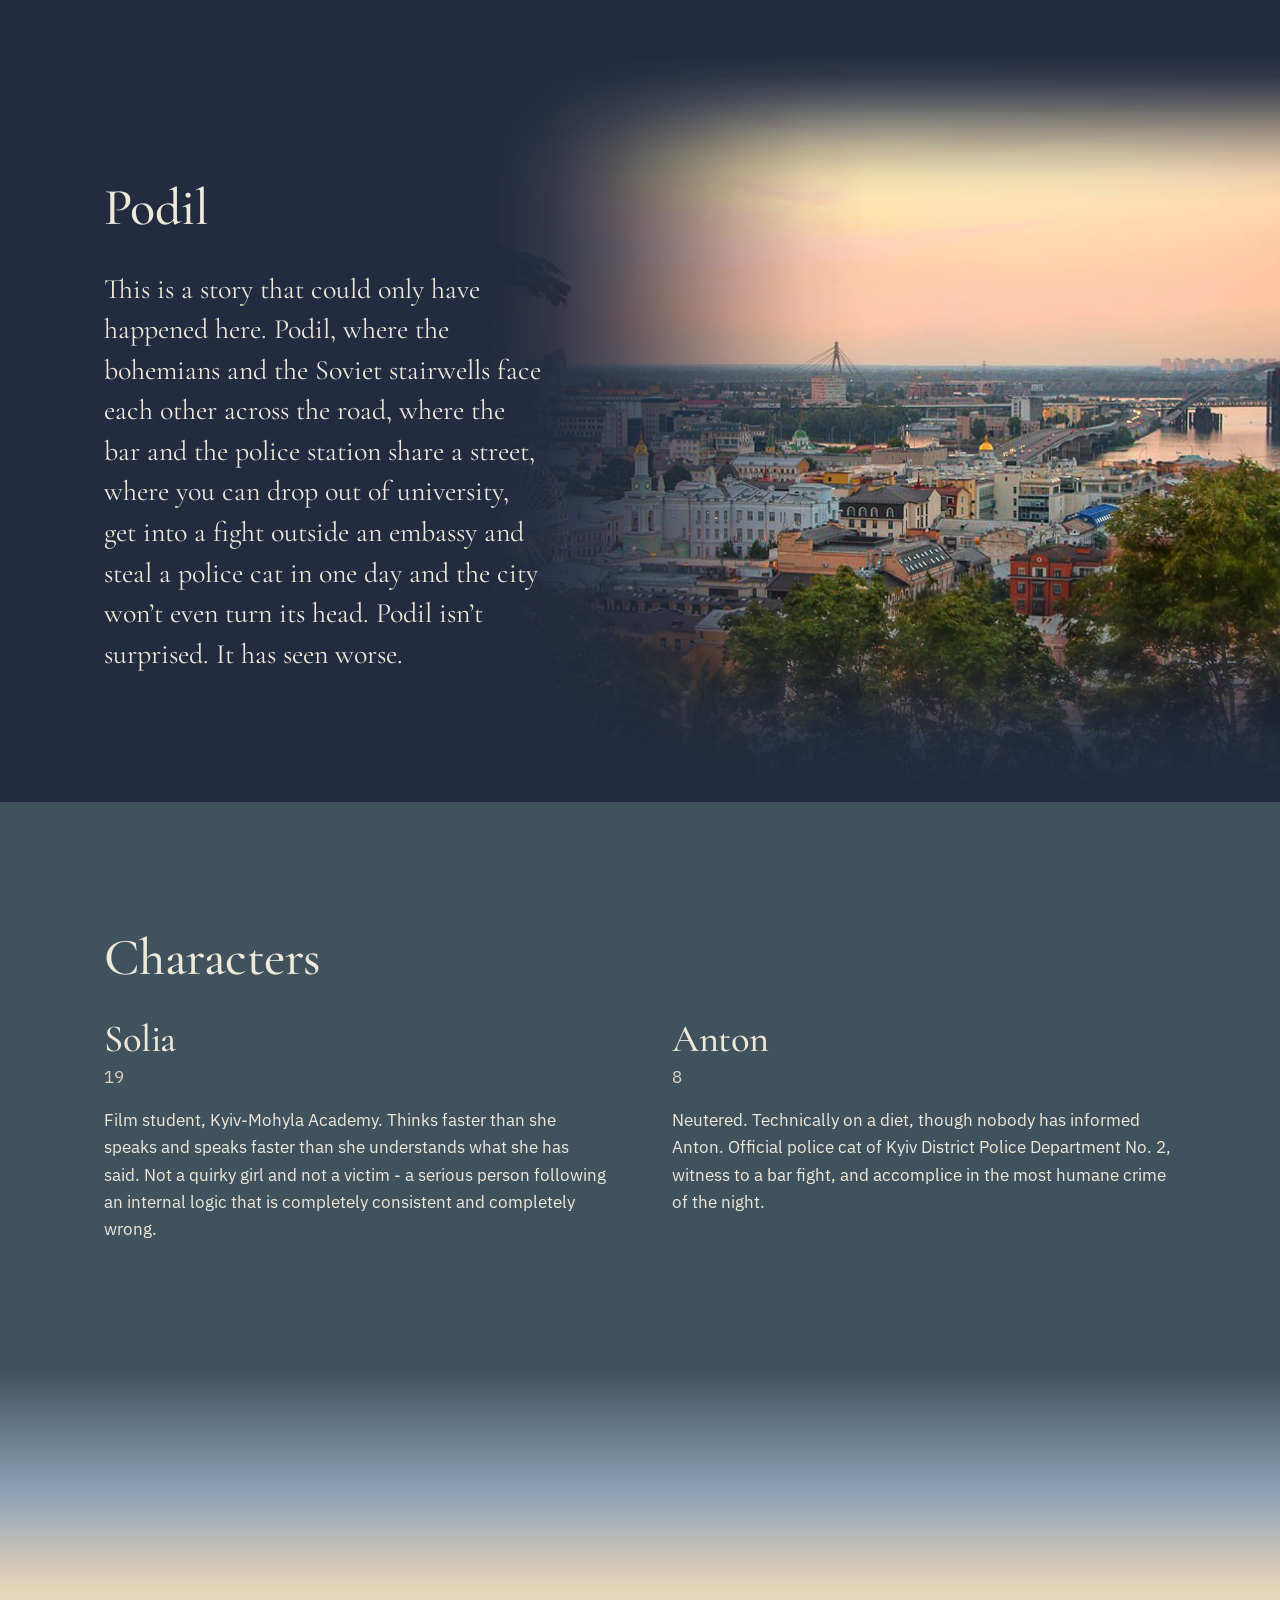
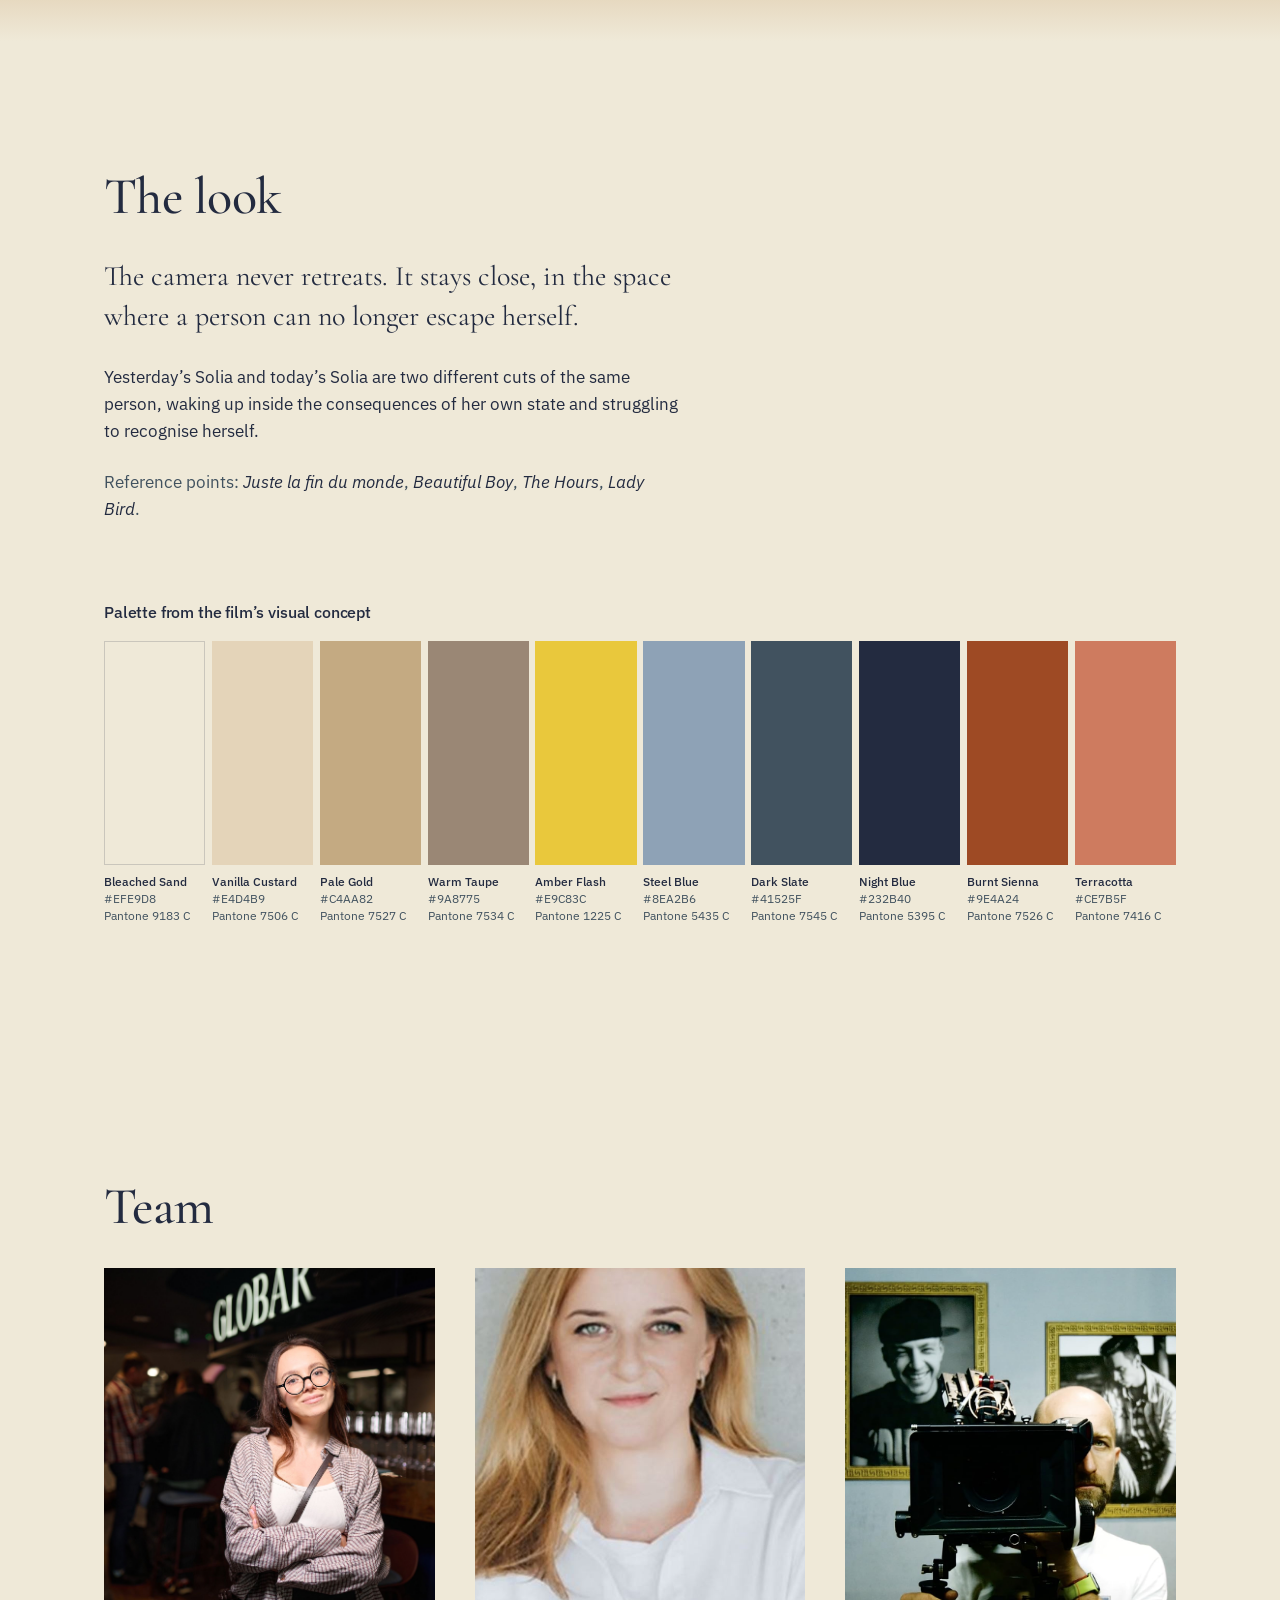
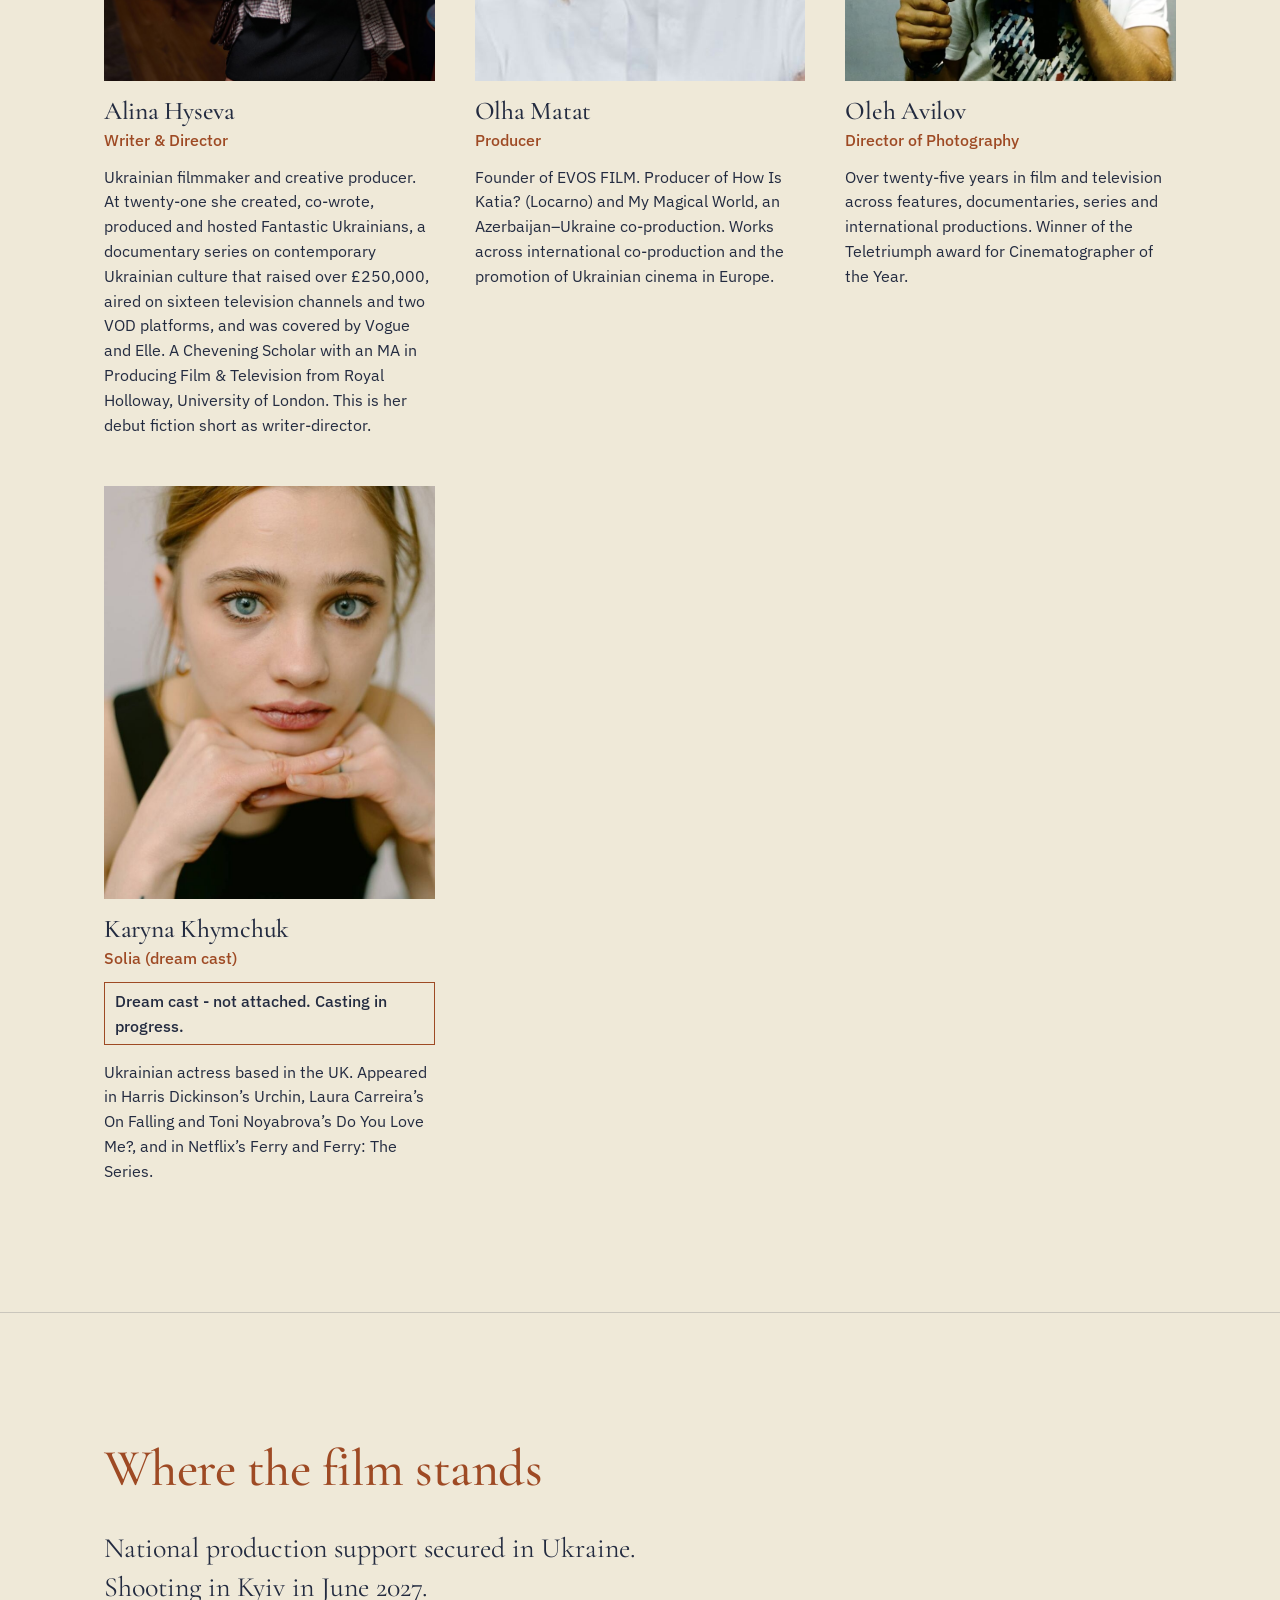
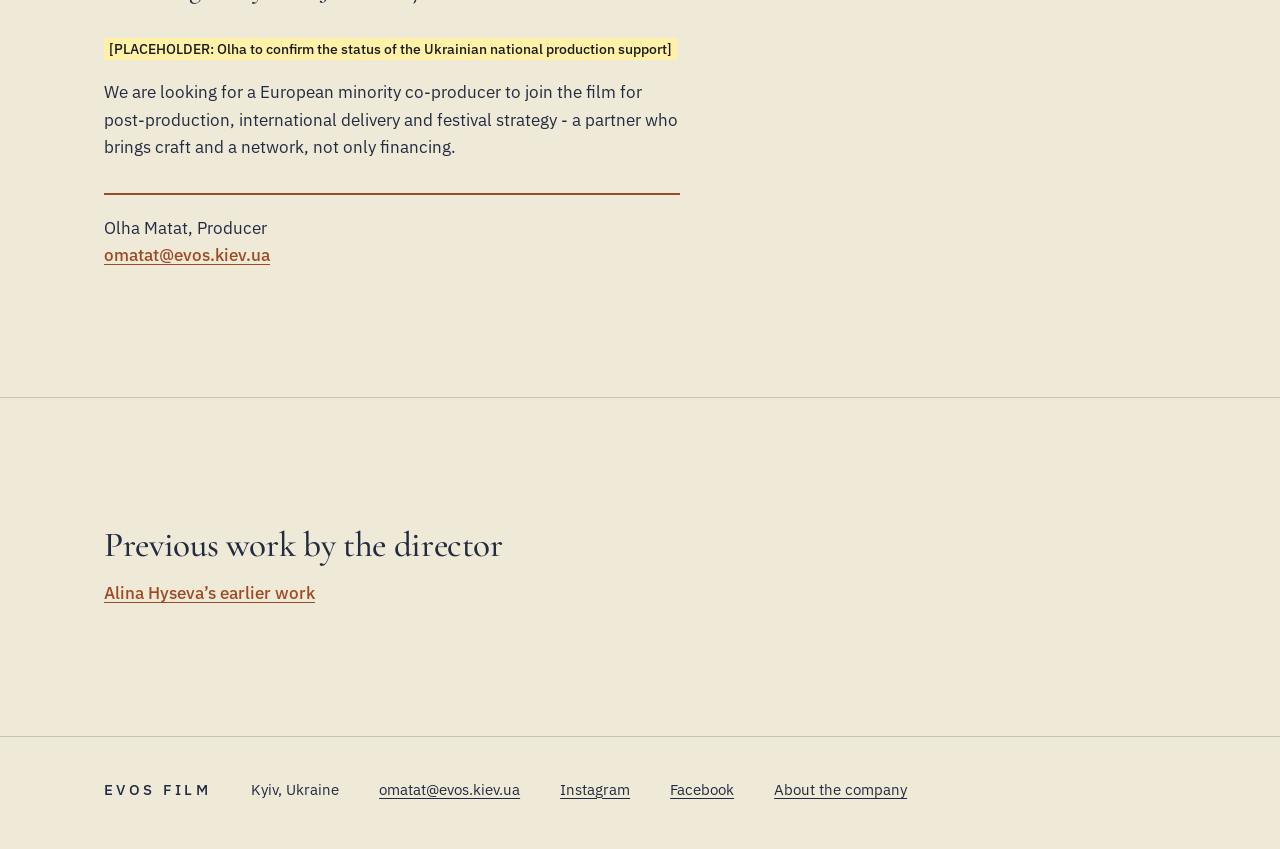
<file: soderbergh/index.html>
<!doctype html>
<html lang="en">
<head>
  <meta charset="utf-8">
  <meta name="viewport" content="width=device-width, initial-scale=1">
  <link rel="icon" href="../favicon.ico" sizes="any">
  <link rel="icon" href="../assets/icons/favicon-32.png" type="image/png" sizes="32x32">
  <link rel="icon" href="../assets/icons/icon-192.png" type="image/png" sizes="192x192">
  <link rel="apple-touch-icon" href="../assets/icons/apple-touch-icon.png">
  <meta name="theme-color" content="#232b40">
  <script>

    (function (d) {
      d.classList.add('js');
      try {
        if (!matchMedia('(prefers-reduced-motion: reduce)').matches) d.classList.add('doors-intro');
      } catch (e) {
        d.classList.add('doors-intro');
      }
    })(document.documentElement);
  </script>
  <title>It’s All Soderbergh’s Fault - short film in development | EVOS FILM</title>
  <meta name="description" content="A short dark comedy set in Podil, Kyiv, June 2017. A nineteen-year-old film student wakes up in a police station with no memory of the day before. Written and directed by Alina Hyseva. Produced by EVOS FILM. In development.">

  <link rel="canonical" href="https://evosfilm.com/soderbergh/">
  <meta property="og:type" content="website">
  <meta property="og:site_name" content="EVOS FILM">
  <meta property="og:title" content="It’s All Soderbergh’s Fault - a short film by Alina Hyseva">
  <meta property="og:description" content="A short film about the twenty-four hours you would have to reconstruct from witnesses. Podil, Kyiv, June 2017. In development, produced by EVOS FILM.">
  <meta property="og:url" content="https://evosfilm.com/soderbergh/">
  <meta property="og:image" content="https://evosfilm.com/assets/soderbergh-og.jpg">
  <meta property="og:image:width" content="1200">
  <meta property="og:image:height" content="630">
  <meta property="og:image:alt" content="It’s All Soderbergh’s Fault, a short film in development by EVOS FILM">
  <meta name="twitter:card" content="summary_large_image">
  <meta name="twitter:title" content="It’s All Soderbergh’s Fault - a short film by Alina Hyseva">
  <meta name="twitter:description" content="A short film about the twenty-four hours you would have to reconstruct from witnesses. Podil, Kyiv, June 2017. In development.">
  <meta name="twitter:image" content="https://evosfilm.com/assets/soderbergh-og.jpg">
  <meta name="twitter:image:alt" content="It’s All Soderbergh’s Fault, a short film in development by EVOS FILM">

  <link rel="preload" as="image" href="../assets/soderbergh-doors.jpg" fetchpriority="high">
  <link rel="preload" as="image" href="../assets/soderbergh-key.jpg" fetchpriority="high">
  <link rel="preconnect" href="https://fonts.googleapis.com">
  <link rel="preconnect" href="https://fonts.gstatic.com" crossorigin>
  <link rel="stylesheet" href="https://fonts.googleapis.com/css2?family=Cormorant+Garamond:ital,wght@0,500;0,600;1,500&family=IBM+Plex+Sans:wght@400;500&display=swap">
  <link rel="stylesheet" href="../assets/css/site.css">
  <link rel="stylesheet" href="../assets/css/soderbergh.css">
</head>
<body class="film-soderbergh">
  <a class="skip-link" href="#main">Skip to content</a>

  <header class="site-header night">
    <div class="wrap">
      <a class="wordmark" href="../">EVOS FILM</a>
      <nav class="site-nav" aria-label="Main">
        <ul>
          <li><a href="../#production">Production</a></li>
          <li><a href="../#distribution">Distribution</a></li>
          <li><a href="../about/">About</a></li>
          <li><a href="mailto:omatat@evos.kiev.ua">Contact</a></li>
        </ul>
      </nav>
    </div>
  </header>

  <main id="main">

    <!-- ===================== NIGHT ===================== -->

    <section class="hero" id="hero" aria-label="It’s All Soderbergh’s Fault">
      <div class="world" aria-hidden="true">
        <div class="view"></div>
        <div class="view view-soft"></div>
      </div>
      <div class="flare" aria-hidden="true"></div>
      <div class="shade" aria-hidden="true"></div>

      <div class="hero-text">
        <h1 id="film-title">It’s All Soderbergh’s Fault</h1>
        <p class="original"><span class="visually-hidden">Original title: </span><span lang="uk">В усьому винен Содерберг</span></p>
        <p class="hero-line">A short film about the twenty-four hours you would have to reconstruct from witnesses. Podil, Kyiv, June 2017.</p>
      </div>
      <div class="cue" aria-hidden="true"></div>

      <div class="carriage" aria-hidden="true">
        <div class="rig">
          <div class="doorway">
            <div class="spill"></div>
            <div class="door door-l"></div>
            <div class="door door-r"></div>
          </div>
        </div>
      </div>
      <div class="veil" aria-hidden="true"></div>
    </section>

    <section class="night band" aria-labelledby="logline-title">
      <div class="wrap logline-grid">
        <div class="logline">
          <h2 id="logline-title">Logline</h2>
          <p>Solia, a nineteen-year-old film student, wakes up in a Kyiv police station with no memory of the day before. To piece together the most chaotic twenty-four hours of her life - in which she dropped out of university, stole a police cat and came close to storming the US Embassy, all in the unstoppable pursuit of becoming the next Soderbergh - she has to ask everyone who was there. The bad news: it wasn’t a creative breakthrough. The worse news: it can happen again.</p>
        </div>
        <div>
          <h2 class="visually-hidden">Key facts</h2>
          <dl class="key-facts">
            <dt>Format</dt><dd>Short fiction</dd>
            <dt>Runtime</dt><dd>14–17 min</dd>
            <dt>Genre</dt><dd>Dark comedy / coming-of-age</dd>
            <dt>Language</dt><dd>Ukrainian</dd>
            <dt>Shooting</dt><dd>June 2027, Kyiv</dd>
            <dt>Status</dt><dd>Financing</dd>
            <dt>Produced by</dt><dd>EVOS FILM</dd>
          </dl>
        </div>
      </div>
    </section>

    <section class="night band podil" aria-labelledby="podil-title">
      <div class="wrap podil-text">
        <h2 id="podil-title">Podil</h2>
        <p>This is a story that could only have happened here. Podil, where the bohemians and the Soviet stairwells face each other across the road, where the bar and the police station share a street, where you can drop out of university, get into a fight outside an embassy and steal a police cat in one day and the city won’t even turn its head. Podil isn’t surprised. It has seen worse.</p>
      </div>

      <figure class="podil-photo">
        <div class="podil-frame">
          <img class="podil-sharp" src="../assets/podil.jpg" width="1200" height="800" loading="lazy" decoding="async"
               alt="Podil at sunset from the hill above: rooftops, the Ferris wheel, the Dnipro and its bridges">
          <img class="podil-soft" src="../assets/podil.jpg" width="1200" height="800" loading="lazy" decoding="async" alt="" aria-hidden="true">
        </div>
      </figure>
    </section>

    <section class="dusk band" aria-labelledby="characters-title">
      <div class="wrap">
        <h2 id="characters-title">Characters</h2>
        <div class="characters-grid">
          <article class="character">
            <h3>Solia</h3>
            <p class="age">19</p>
            <p>Film student, Kyiv-Mohyla Academy. Thinks faster than she speaks and speaks faster than she understands what she has said. Not a quirky girl and not a victim - a serious person following an internal logic that is completely consistent and completely wrong.</p>
          </article>
          <article class="character">
            <h3>Anton</h3>
            <p class="age">8</p>
            <p>Neutered. Technically on a diet, though nobody has informed Anton. Official police cat of Kyiv District Police Department No. 2, witness to a bar fight, and accomplice in the most humane crime of the night.</p>
          </article>
        </div>
      </div>
    </section>

    <div class="daybreak" aria-hidden="true"></div>

    <!-- ===================== MORNING ===================== -->

    <section class="morning band look" aria-labelledby="look-title">
      <div class="wrap">
        <h2 id="look-title">The look</h2>
        <div class="intro-text">
          <p>The camera never retreats. It stays close, in the space where a person can no longer escape herself.</p>
          <p>Yesterday’s Solia and today’s Solia are two different cuts of the same person, waking up inside the consequences of her own state and struggling to recognise herself.</p>
          <p class="references">Reference points: <cite>Juste la fin du monde</cite>, <cite>Beautiful Boy</cite>, <cite>The Hours</cite>, <cite>Lady Bird</cite>.</p>
        </div>

        <div class="palette">
          <h3 id="palette-title">Palette from the film’s visual concept</h3>
          <ul class="swatches" aria-labelledby="palette-title">
            <li><div class="swatch-chip is-sand" style="--c:#EFE9D8"></div><p class="swatch-label"><strong>Bleached Sand</strong><span>#EFE9D8</span><span>Pantone 9183 C</span></p></li>
            <li><div class="swatch-chip" style="--c:#E4D4B9"></div><p class="swatch-label"><strong>Vanilla Custard</strong><span>#E4D4B9</span><span>Pantone 7506 C</span></p></li>
            <li><div class="swatch-chip" style="--c:#C4AA82"></div><p class="swatch-label"><strong>Pale Gold</strong><span>#C4AA82</span><span>Pantone 7527 C</span></p></li>
            <li><div class="swatch-chip" style="--c:#9A8775"></div><p class="swatch-label"><strong>Warm Taupe</strong><span>#9A8775</span><span>Pantone 7534 C</span></p></li>
            <li><div class="swatch-chip" style="--c:#E9C83C"></div><p class="swatch-label"><strong>Amber Flash</strong><span>#E9C83C</span><span>Pantone 1225 C</span></p></li>
            <li><div class="swatch-chip" style="--c:#8EA2B6"></div><p class="swatch-label"><strong>Steel Blue</strong><span>#8EA2B6</span><span>Pantone 5435 C</span></p></li>
            <li><div class="swatch-chip" style="--c:#41525F"></div><p class="swatch-label"><strong>Dark Slate</strong><span>#41525F</span><span>Pantone 7545 C</span></p></li>
            <li><div class="swatch-chip" style="--c:#232B40"></div><p class="swatch-label"><strong>Night Blue</strong><span>#232B40</span><span>Pantone 5395 C</span></p></li>
            <li><div class="swatch-chip" style="--c:#9E4A24"></div><p class="swatch-label"><strong>Burnt Sienna</strong><span>#9E4A24</span><span>Pantone 7526 C</span></p></li>
            <li><div class="swatch-chip" style="--c:#CE7B5F"></div><p class="swatch-label"><strong>Terracotta</strong><span>#CE7B5F</span><span>Pantone 7416 C</span></p></li>
          </ul>
        </div>
      </div>
    </section>

    <section class="morning band" aria-labelledby="team-title">
      <div class="wrap">
        <h2 id="team-title">Team</h2>
        <ul class="team-list">
          <li class="member">
            <img src="../assets/team-alina-hyseva.jpg" width="800" height="1000" loading="lazy" alt="Portrait of Alina Hyseva">
            <h3>Alina Hyseva</h3>
            <p class="role">Writer &amp; Director</p>
            <p>Ukrainian filmmaker and creative producer. At twenty-one she created, co-wrote, produced and hosted Fantastic Ukrainians, a documentary series on contemporary Ukrainian culture that raised over £250,000, aired on sixteen television channels and two VOD platforms, and was covered by Vogue and Elle. A Chevening Scholar with an MA in Producing Film &amp; Television from Royal Holloway, University of London. This is her debut fiction short as writer-director.</p>
          </li>
          <li class="member">
            <img src="../assets/team-olha-matat.jpg" width="800" height="1000" loading="lazy" alt="Portrait of Olha Matat">
            <h3>Olha Matat</h3>
            <p class="role">Producer</p>
            <p>Founder of EVOS FILM. Producer of How Is Katia? (Locarno) and My Magical World, an Azerbaijan–Ukraine co-production. Works across international co-production and the promotion of Ukrainian cinema in Europe.</p>
             </li>
          <li class="member">
            <img src="../assets/team-oleh-avilov.jpg" width="800" height="1000" loading="lazy" alt="Portrait of Oleh Avilov">
            <h3>Oleh Avilov</h3>
            <p class="role">Director of Photography</p>
            <p>Over twenty-five years in film and television across features, documentaries, series and international productions. Winner of the Teletriumph award for Cinematographer of the Year.</p>
          </li>
          <li class="member">
            <img src="../assets/team-karyna-khymchuk.jpg" width="800" height="1000" loading="lazy" alt="Portrait of Karyna Khymchuk">
            <h3>Karyna Khymchuk</h3>
            <p class="role">Solia (dream cast)</p>
            <p class="dream-cast-note">Dream cast - not attached. Casting in progress.</p>
            <p>Ukrainian actress based in the UK. Appeared in Harris Dickinson’s Urchin, Laura Carreira’s On Falling and Toni Noyabrova’s Do You Love Me?, and in Netflix’s Ferry and Ferry: The Series.</p>
          </li>
        </ul>
      </div>
    </section>

    <section class="morning band stands" aria-labelledby="stands-title">
      <div class="wrap">
        <h2 id="stands-title">Where the film stands</h2>
        <div class="body">
          <p>National production support secured in Ukraine. Shooting in Kyiv in June 2027.</p>
          <p><span class="ph">[PLACEHOLDER: Olha to confirm the status of the Ukrainian national production support]</span></p>
          <p>We are looking for a European minority co-producer to join the film for post-production, international delivery and festival strategy - a partner who brings craft and a network, not only financing.</p>
          <p class="contact-line">Olha Matat, Producer<br>
            <a href="mailto:omatat@evos.kiev.ua?subject=It%E2%80%99s%20All%20Soderbergh%E2%80%99s%20Fault">omatat@evos.kiev.ua</a></p>
        </div>
      </div>
    </section>

    <section class="morning band previous" aria-labelledby="previous-title">
      <div class="wrap">
        <h2 id="previous-title">Previous work by the director</h2>
        <p><a href="https://linktr.ee/alina_hyseva" rel="noopener">Alina Hyseva’s earlier work</a></p>
      </div>
    </section>



  </main>

  <footer class="site-footer morning">
    <div class="wrap">
      <p class="name">EVOS FILM</p>
      <p>Kyiv, Ukraine</p>
      <p><a href="mailto:omatat@evos.kiev.ua">omatat@evos.kiev.ua</a></p>
      <p><a href="https://www.instagram.com/evos.film/" rel="noopener">Instagram</a></p>
      <p><a href="https://www.facebook.com/evosfilmukraine" rel="noopener">Facebook</a></p>
      <p><a href="../about/">About the company</a></p>
    </div>
  </footer>

  <script>
    (function () {
      var root = document.documentElement;
      var hero = document.getElementById('hero');
      var FAST = 6;          
      var MAX_WAIT = 2000;  
      var started = false, finished = false, sequence = [];
      var events = ['wheel', 'touchstart', 'pointerdown', 'keydown', 'scroll'];

      function listen(on) {
        events.forEach(function (e) {
          window[on ? 'addEventListener' : 'removeEventListener'](e, skip, { passive: true });
        });
      }

      function rest() {
        started = finished = true;
        root.classList.remove('doors-intro', 'doors-go');
        hero.classList.add('still');
        listen(false);
      }
      function finish() {
        if (finished) return;
        finished = true;
        hero.classList.add('done');
        listen(false);
      }

      function introAnimations() {
        if (!document.getAnimations) return [];
        return document.getAnimations().filter(function (a) {
          var t = a.effect && a.effect.target;
          return t && (hero.contains(t) || t.classList.contains('site-header')) &&
                 a.effect.getTiming().iterations !== Infinity;
        });
      }
      function play() {
        if (started) return;
        started = true;
        if (window.scrollY > 40) { rest(); return; } // restored mid-page
        root.classList.add('doors-go');
        hero.classList.add('play');
        sequence = introAnimations();
        if (sequence.length) {
          Promise.all(sequence.map(function (a) { return a.finished; })).then(finish, finish);
        }
        window.setTimeout(finish, 4500); // safety net
      }

      function skip() {
        if (!started) { rest(); return; }
        if (finished) return;
        if (!sequence.length) { finish(); return; }
        sequence.forEach(function (a) {
          if (a.updatePlaybackRate) a.updatePlaybackRate(FAST); else a.playbackRate = FAST;
        });
      }

      if (!root.classList.contains('doors-intro')) { hero.classList.add('still'); return; }
      if (window.scrollY > 40 || (location.hash && location.hash !== '#hero')) { rest(); return; }

      listen(true);


      var urls = ['.door-l', '.view'].map(function (sel) {
        var m = /url\(["']?(.*?)["']?\)/.exec(getComputedStyle(hero.querySelector(sel)).backgroundImage);
        return m && m[1];
      }).filter(Boolean);
      var pending = urls.length;
      var ready = false;
      function go() {
        if (ready) return;
        ready = true;
        var start = function () { requestAnimationFrame(function () { requestAnimationFrame(play); }); };
        if (document.hidden) {
          document.addEventListener('visibilitychange', function onShow() {
            if (document.hidden) return;
            document.removeEventListener('visibilitychange', onShow);
            start();
          });
        } else {
          start();
        }
      }
      function loaded() { if (--pending <= 0) go(); }
      if (!pending) go();
      urls.forEach(function (u) {
        var img = new Image();
        img.src = u;
        if (img.decode) img.decode().then(loaded, loaded);
        else img.onload = img.onerror = loaded;
      });
      window.setTimeout(go, MAX_WAIT);
    })();
  </script>

  <script>
    (function () {
      var s = document.querySelector('.podil');
      if (!s || (window.CSS && CSS.supports('animation-timeline: view()'))) return;
      if (!('IntersectionObserver' in window)) return;
      s.classList.add('podil-reveal');
      new IntersectionObserver(function (entries, o) {
        entries.forEach(function (e) {
          if (e.isIntersecting) { s.classList.add('is-in'); o.disconnect(); }
        });
      }, { threshold: 0.3 }).observe(s);
    })();
  </script>
</body>
</html>
</file>
<file: assets/css/site.css>
/* EVOS FILM - company shell styles (home, about, header, footer).
   Film pages load this file first, then their own film stylesheet. */

:root {
  --paper: #fbfbf9;
  --ink: #1a1c1f;
  --muted: #55575b;   /* 7.1:1 on paper */
  --rule: #d9d8d3;
  --focus: #1a1c1f;

  --serif: "Cormorant Garamond", "Iowan Old Style", "Palatino Linotype", Palatino, Georgia, "Times New Roman", serif;
  --sans: "IBM Plex Sans", system-ui, -apple-system, "Segoe UI", Roboto, "Helvetica Neue", Arial, sans-serif;

  --measure: 36rem;
  --wrap: 74rem;
  --gutter: clamp(1.25rem, 5vw, 3.5rem);
  --space: clamp(4rem, 10vw, 8rem);
}

*, *::before, *::after { box-sizing: border-box; }

html { -webkit-text-size-adjust: 100%; text-size-adjust: 100%; }

body {
  margin: 0;
  background: var(--paper);
  color: var(--ink);
  font-family: var(--sans);
  font-size: 1.0625rem;
  line-height: 1.6;
  text-rendering: optimizeLegibility;
}

img { display: block; max-width: 100%; height: auto; }

h1, h2, h3 {
  font-family: var(--serif);
  font-weight: 500;
  line-height: 1.08;
  letter-spacing: -0.01em;
  margin: 0;
  text-wrap: balance;
}

p { margin: 0 0 1em; }
p:last-child { margin-bottom: 0; }

a { color: inherit; text-decoration-thickness: 1px; text-underline-offset: 0.2em; }
a:hover { text-decoration-thickness: 2px; }

:focus-visible {
  outline: 3px solid var(--focus);
  outline-offset: 3px;
  border-radius: 1px;
}

.wrap {
  width: 100%;
  max-width: var(--wrap);
  margin-inline: auto;
  padding-inline: var(--gutter);
}

.skip-link {
  position: absolute;
  left: 1rem;
  top: -4rem;
  background: var(--ink);
  color: var(--paper);
  padding: 0.6rem 1rem;
  z-index: 10;
}
.skip-link:focus { top: 1rem; }

/* Visible placeholders - search the code for "[PLACEHOLDER" to find them all. */
.ph {
  background: #fff1a8;
  color: #1a1c1f;
  font-family: var(--sans);
  font-size: 0.85em;
  font-style: normal;
  font-weight: 500;
  letter-spacing: 0;
  line-height: 1.5;
  padding: 0.1em 0.35em;
  box-decoration-break: clone;
  -webkit-box-decoration-break: clone;
}

/* ---------- Header ---------- */

.site-header .wrap {
  display: flex;
  flex-wrap: wrap;
  align-items: baseline;
  justify-content: space-between;
  gap: 0.75rem 2rem;
  padding-block: 1.5rem;
}

.wordmark {
  font-family: var(--sans);
  font-weight: 500;
  font-size: 1rem;
  letter-spacing: 0.22em;
  text-decoration: none;
  white-space: nowrap;
}

.site-nav ul {
  list-style: none;
  display: flex;
  gap: 1.5rem;
  margin: 0;
  padding: 0;
}
.site-nav a { text-decoration: none; }
.site-nav a:hover, .site-nav a[aria-current="page"] { text-decoration: underline; }

/* ---------- Home ---------- */

.intro { padding-block: clamp(3rem, 9vw, 7rem) var(--space); }
.intro h1 {
  font-size: clamp(2.6rem, 8vw, 5.5rem);
  margin-bottom: 1.5rem;
}
.intro .positioning {
  font-family: var(--serif);
  font-size: clamp(1.5rem, 3.4vw, 2.25rem);
  line-height: 1.3;
  max-width: 34ch;
}

.featured { padding-bottom: var(--space); }
.featured-image { margin: 0 0 2rem; }
.featured-body {
  display: grid;
  gap: 1.25rem 3rem;
}
.featured-body h2 { font-size: clamp(2.2rem, 6vw, 4rem); }
.featured-body h2 a { text-decoration: none; }
.featured-body h2 a:hover { text-decoration: underline; text-decoration-thickness: 2px; }
.featured-body .original { font-family: var(--serif); font-size: 1.35rem; color: var(--muted); margin-top: 0.4rem; }
.featured-body .summary { max-width: var(--measure); }
.featured-body .status { color: var(--muted); }
.text-link { font-weight: 500; }

@media (min-width: 52rem) {
  .featured-body { grid-template-columns: 1fr 1fr; align-items: start; }
}

.section-title {
  font-size: clamp(1.9rem, 4vw, 2.6rem);
  margin-bottom: 2rem;
}

.films { padding-bottom: var(--space); }
.film-list { list-style: none; margin: 0; padding: 0; }
.film {
  display: grid;
  grid-template-columns: minmax(6.5rem, 9rem) 1fr;
  gap: 1.25rem clamp(1.25rem, 4vw, 3rem);
  padding-block: 2rem;
  border-top: 1px solid var(--rule);
}
.film:last-child { border-bottom: 1px solid var(--rule); }
.film h3 { font-size: clamp(1.6rem, 3.5vw, 2.2rem); margin-bottom: 0.75rem; }
.film h3 a { text-decoration: none; }
.film h3 a:hover { text-decoration: underline; }
.film .line { max-width: var(--measure); margin-top: 0.75rem; }

.facts {
  display: grid;
  grid-template-columns: max-content 1fr;
  gap: 0.2rem 1.25rem;
  margin: 0;
  font-size: 0.95rem;
}
.facts dt { color: var(--muted); }
.facts dd { margin: 0; }

@media (max-width: 30rem) {
  .film { grid-template-columns: 5.5rem 1fr; }
  .facts { grid-template-columns: 1fr; gap: 0; }
  .facts dd { margin-bottom: 0.4rem; }
}

/* ---------- About ---------- */

.about { padding-block: clamp(3rem, 8vw, 6rem) var(--space); }
.about h1 { font-size: clamp(2.6rem, 7vw, 4.75rem); margin-bottom: 2.5rem; }
.about-block {
  display: grid;
  gap: 1rem 3rem;
  padding-block: 2.5rem;
  border-top: 1px solid var(--rule);
}
.about-block h2 { font-size: clamp(1.6rem, 3vw, 2rem); }
.about-block .body { max-width: var(--measure); }
.about-portrait { max-width: 18rem; margin: 0 0 1.5rem; }
@media (min-width: 48rem) {
  .about-block { grid-template-columns: 16rem 1fr; }
}

/* ---------- Footer ---------- */

.site-footer {
  border-top: 1px solid var(--rule);
  font-size: 0.95rem;
}
.site-footer .wrap {
  display: flex;
  flex-wrap: wrap;
  gap: 0.5rem 2.5rem;
  padding-block: 2.5rem 3rem;
}
.site-footer p { margin: 0; }
.site-footer .name { font-weight: 500; letter-spacing: 0.22em; }

@media (prefers-reduced-motion: reduce) {
  *, *::before, *::after {
    animation-duration: 0.01ms !important;
    animation-iteration-count: 1 !important;
    transition-duration: 0.01ms !important;
    scroll-behavior: auto !important;
  }
}

.plain-list { list-style: none; margin: 0; padding: 0; }
.plain-list li { padding-block: 0.45rem; border-bottom: 1px solid var(--rule); }
.plain-list li:first-child { border-top: 1px solid var(--rule); }
</file>
<file: assets/css/home.css>
/* EVOS FILM home: the two sides of the company.
   Loaded after site.css on index.html only.

   Top of the page: a full-screen split, Production | Distribution, divided
   on a diagonal (after Olha's mockup). Each half is a link to its section
   below. Hovering a half gives it more room and pushes its photo in a
   little. On phones the halves stack.

   Only transform, opacity and flex-grow are animated. */

html { scroll-behavior: smooth; }

.home {
  --night: #0e1117;
  --line: rgba(255, 255, 255, 0.82);
  --ease: cubic-bezier(.2, .7, .2, 1);
}

/* ---------- Header over the split ---------- */

.home .site-header {
  position: absolute;
  top: 0; left: 0; right: 0;
  z-index: 5;
  color: #fff;
  background: linear-gradient(to bottom, rgba(10, 12, 16, 0.55), rgba(10, 12, 16, 0));
}
.home .site-header .wrap { align-items: center; max-width: none; }
.logo { display: block; line-height: 0; }
.logo img { width: clamp(6.5rem, 11vw, 9rem); height: auto; }
.home .site-nav a { text-shadow: 0 1px 12px rgba(0, 0, 0, 0.35); }
.home :focus-visible { outline-color: #fff; }

/* ---------- The split ---------- */

.split {
  position: relative;
  display: flex;
  height: 100vh;
  height: 100svh;
  min-height: 36rem;
  overflow: hidden;
  background: var(--night);
  color: #fff;
  isolation: isolate;
}
.panel {
  position: relative;
  flex: 1 1 0;
  display: flex;
  align-items: center;
  overflow: hidden;
  color: inherit;
  text-decoration: none;
  transition: flex-grow 0.9s var(--ease);
}
.panel:hover, .panel:focus-visible { flex-grow: 1.28; }
.panel:focus-visible { outline: none; }

/* The diagonal: the right half overlaps the left and is cut on a slant. */
.panel--distribution {
  margin-left: -9vw;
  clip-path: polygon(9vw 0, 100% 0, 100% 100%, 0 100%);
}

.panel-bg {
  position: absolute;
  inset: 0;
  background-size: cover;
  background-position: center;
  transform: scale(1.06);
  transition: transform 1.6s var(--ease);
  will-change: transform;
}
.panel:hover .panel-bg, .panel:focus-visible .panel-bg { transform: scale(1.11); }
.panel--production .panel-bg {
  background-image: url("../podil.jpg");
  background-position: 45% 50%;
}
.panel--distribution .panel-bg {
  background-image: url("../ukrajina-cinema/poster-wall.jpg");
  filter: blur(1.5px) brightness(0.36) saturate(0.8);
}
/* Legibility: darken toward the text side and the bottom. */
.panel::after {
  content: "";
  position: absolute;
  inset: 0;
  z-index: 1;
  pointer-events: none;
}
.panel--production::after {
  background:
    linear-gradient(90deg, rgba(10, 12, 16, 0.62) 0%, rgba(10, 12, 16, 0.25) 55%, rgba(10, 12, 16, 0.05) 100%),
    linear-gradient(to top, rgba(10, 12, 16, 0.55), rgba(10, 12, 16, 0) 45%);
}
.panel--distribution::after {
  background: linear-gradient(90deg, rgba(10, 12, 16, 0.6) 9vw, rgba(10, 12, 16, 0.25) 75%, rgba(10, 12, 16, 0.1) 100%);
}

.panel-body {
  position: relative;
  z-index: 2;
  padding-inline: max(6vw, 1.5rem) 2rem;
  padding-top: 4rem;
}
.panel--distribution .panel-body { padding-left: calc(9vw + max(3vw, 1.5rem)); }

.panel-title {
  font-family: var(--sans);
  font-weight: 300;
  font-size: clamp(1.9rem, 3.9vw, 3.8rem);
  line-height: 1;
  letter-spacing: 0.16em;
  text-transform: uppercase;
  margin: 0;
}
.panel-rule {
  display: block;
  width: 2.75rem;
  height: 1px;
  background: var(--line);
  margin: 1.4rem 0 1.2rem;
  transform-origin: left;
  transition: transform 0.9s var(--ease);
}
.panel:hover .panel-rule, .panel:focus-visible .panel-rule { transform: scaleX(2); }
.panel-sub {
  font-size: clamp(0.72rem, 1.05vw, 0.85rem);
  font-weight: 500;
  letter-spacing: 0.2em;
  text-transform: uppercase;
  margin: 0;
  max-width: 34ch;
}
.panel-arrow {
  display: grid;
  place-items: center;
  width: clamp(3.5rem, 5vw, 4.4rem);
  aspect-ratio: 1;
  margin-top: clamp(1.75rem, 4vh, 2.75rem);
  border: 1px solid var(--line);
  border-radius: 50%;
  transition: background-color 0.5s var(--ease), color 0.5s var(--ease);
}
.panel-arrow svg { transition: transform 0.6s var(--ease); }
.panel:hover .panel-arrow, .panel:focus-visible .panel-arrow { background: #fff; color: var(--night); }
.panel:hover .panel-arrow svg, .panel:focus-visible .panel-arrow svg { transform: translateX(3px); }

/* Entrance: the halves slide in from their own sides, then the type rises. */
@keyframes split-in-left  { from { transform: translateX(-4%); opacity: 0; } to { transform: none; opacity: 1; } }
@keyframes split-in-right { from { transform: translateX(4%);  opacity: 0; } to { transform: none; opacity: 1; } }
@keyframes split-rise     { from { transform: translateY(1.25rem); opacity: 0; } to { transform: none; opacity: 1; } }
.panel--production   { animation: split-in-left 1.1s var(--ease) backwards; }
.panel--distribution { animation: split-in-right 1.1s var(--ease) 0.08s backwards; }
.panel-body > * { animation: split-rise 1s var(--ease) backwards; }
.panel--production .panel-body > :nth-child(1)   { animation-delay: 0.35s; }
.panel--production .panel-body > :nth-child(2)   { animation-delay: 0.45s; }
.panel--production .panel-body > :nth-child(3)   { animation-delay: 0.5s; }
.panel--production .panel-body > :nth-child(4)   { animation-delay: 0.6s; }
.panel--distribution .panel-body > :nth-child(1) { animation-delay: 0.45s; }
.panel--distribution .panel-body > :nth-child(2) { animation-delay: 0.55s; }
.panel--distribution .panel-body > :nth-child(3) { animation-delay: 0.6s; }
.panel--distribution .panel-body > :nth-child(4) { animation-delay: 0.7s; }

/* Phones and narrow tablets: stack the halves, keep a slanted seam. */
@media (max-width: 47.99rem) {
  .split { flex-direction: column; min-height: 40rem; }
  .panel { align-items: flex-end; }
  .panel:hover, .panel:focus-visible { flex-grow: 1; }
  .panel--distribution {
    margin-left: 0;
    margin-top: -7vh;
    clip-path: polygon(0 7vh, 100% 0, 100% 100%, 0 100%);
  }
  .panel--distribution::after { background: linear-gradient(to top, rgba(10, 12, 16, 0.65), rgba(10, 12, 16, 0.2)); }
  .panel-body { padding: 0 6rem 2rem 1.5rem; }  /* right side kept clear for the arrow */
  .panel--distribution .panel-body { padding-left: 1.5rem; padding-bottom: 2.25rem; }
  .panel-sub { line-height: 1.7; }
  .panel--production .panel-body { padding-bottom: calc(7vh + 1.75rem); }
  .panel-rule { margin: 0.9rem 0 0.8rem; }
  .panel-arrow { position: absolute; right: 1.5rem; bottom: 0; margin: 0; }
  .panel--production .panel-arrow { bottom: calc(7vh + 1.5rem); }
  .panel--distribution .panel-arrow { bottom: 2rem; }
  .panel-sub { max-width: 26ch; }
}

/* ---------- Section intros ---------- */

.side-intro { padding-block: var(--space) clamp(2rem, 5vw, 3.5rem); }
.eyebrow {
  font-size: 0.8rem;
  font-weight: 500;
  letter-spacing: 0.22em;
  text-transform: uppercase;
  color: var(--muted);
  margin-bottom: 1rem;
}
.side-intro h2 {
  font-size: clamp(2.4rem, 6vw, 4.25rem);
  margin-bottom: 1.5rem;
}
.side-intro .lede {
  font-family: var(--serif);
  font-size: clamp(1.35rem, 2.6vw, 1.75rem);
  line-height: 1.4;
  max-width: 40ch;
}

.subsection-title {
  font-size: clamp(1.6rem, 3vw, 2.1rem);
  margin: clamp(3rem, 7vw, 4.5rem) 0 1.25rem;
}

/* A poster-sized tile for projects that have no poster yet. */
.poster-tile {
  display: grid;
  place-items: center;
  aspect-ratio: 2 / 3;
  padding: 0.75rem;
  background: #1c2230;
  color: #efe9d8;
  font-family: var(--serif);
  font-size: clamp(0.95rem, 2vw, 1.15rem);
  line-height: 1.15;
  text-align: center;
  text-wrap: balance;
}
.film .original {
  font-family: var(--serif);
  font-size: 1.15rem;
  color: var(--muted);
  margin: -0.4rem 0 0.9rem;
}

/* ---------- Distribution: Ukrajina Cinema ---------- */

.distribution {
  background: var(--night);
  color: #ece9e1;
  --muted: #a7acb8;           /* 7.9:1 on the night ground */
  --rule: rgba(255, 255, 255, 0.14);
  --focus: #ffd800;
  padding-bottom: var(--space);
}
.distribution :focus-visible { outline-color: var(--focus); }
.uc-logo { display: block; width: clamp(10rem, 20vw, 14rem); height: auto; }
.distribution .lede { color: #f4f1ea; }

.uc-figures {
  display: flex;
  flex-wrap: wrap;
  gap: 1.5rem clamp(2rem, 6vw, 4.5rem);
  margin: 2.5rem 0 0;
  padding: 0;
  list-style: none;
}
.uc-figures strong {
  display: block;
  font-family: var(--serif);
  font-weight: 500;
  font-size: clamp(2.6rem, 6vw, 3.75rem);
  line-height: 1;
  color: #fff;
}
.uc-figures span { color: var(--muted); font-size: 0.95rem; }

.uc-films {
  list-style: none;
  margin: 0;
  padding: 0;
  display: grid;
  grid-template-columns: repeat(auto-fill, minmax(14.5rem, 1fr));
  gap: 3rem clamp(1.25rem, 3vw, 2.25rem);
}
.uc-film { display: flex; flex-direction: column; }

/* All posters sit in the same 4:5 frame. Posters of another shape are shown
   whole (never cropped), over a blurred, darkened copy of themselves. */
.uc-poster {
  position: relative;
  aspect-ratio: 4 / 5;
  margin: 0 0 1.1rem;
  overflow: hidden;
  background: #1a1e27;
}
.uc-poster-bg {
  position: absolute;
  inset: -12%;
  background-position: center;
  background-size: cover;
  filter: blur(22px) brightness(0.45);
}
.uc-poster img {
  position: relative;
  width: 100%;
  height: 100%;
  object-fit: contain;
  transition: transform 0.9s var(--ease);
}
.uc-film:hover .uc-poster img { transform: scale(1.03); }

.uc-film h3 { font-size: clamp(1.35rem, 2.2vw, 1.6rem); margin-bottom: 0.2rem; }
.uc-film .original { font-family: var(--serif); font-size: 1.05rem; color: var(--muted); margin-bottom: 0.6rem; }
.uc-meta { font-size: 0.85rem; letter-spacing: 0.04em; color: var(--muted); margin-bottom: 0.7rem; }
.uc-meta span + span::before { content: " · "; }
.uc-film p:last-child { font-size: 0.97rem; line-height: 1.55; }

/* Cards fade up as they scroll in (scroll-linked where supported). */
@supports (animation-timeline: view()) {
  @media (prefers-reduced-motion: no-preference) {
    .uc-film {
      animation: split-rise linear both;
      animation-timeline: view();
      animation-range: entry 0% cover 22%;
    }
  }
}

.visually-hidden {
  position: absolute !important;
  width: 1px; height: 1px;
  margin: -1px; padding: 0;
  overflow: hidden;
  clip: rect(0 0 0 0);
  white-space: nowrap;
  border: 0;
}
</file>
<file: assets/css/soderbergh.css>
/* It's All Soderbergh's Fault - film page.
   Loaded after site.css. The page moves from night (top) to morning (bottom).
   Palette from the film's visual concept. */

.film-soderbergh {
  --bleached-sand: #efe9d8;
  --vanilla-custard: #e4d4b9;
  --pale-gold: #c4aa82;
  --warm-taupe: #9a8775;
  --amber-flash: #e9c83c;
  --steel-blue: #8ea2b6;
  --dark-slate: #41525f;
  --night-blue: #232b40;
  --burnt-sienna: #9e4a24;
  --terracotta: #ce7b5f;

  background: var(--night-blue);
  color: var(--bleached-sand);
}

.visually-hidden {
  position: absolute !important;
  width: 1px; height: 1px;
  margin: -1px; padding: 0;
  overflow: hidden;
  clip: rect(0 0 0 0);
  white-space: nowrap;
  border: 0;
}

/* ---------- Grounds ---------- */

.night {
  background: var(--night-blue);
  color: var(--bleached-sand);
  --focus: var(--amber-flash);
  --muted: var(--pale-gold);           /* 6.6:1 on Night Blue */
}
.dusk {
  background: var(--dark-slate);
  color: var(--bleached-sand);
  --focus: var(--amber-flash);
  --muted: var(--vanilla-custard);     /* 6.2:1 on Dark Slate */
}
.morning {
  background: var(--bleached-sand);
  color: var(--night-blue);
  --focus: var(--night-blue);
  --muted: var(--dark-slate);          /* 6.4:1 on Bleached Sand */
  --accent: var(--burnt-sienna);       /* 5.0:1 on Bleached Sand */
}
.night :focus-visible, .dusk :focus-visible, .morning :focus-visible { outline-color: var(--focus); }

.film-soderbergh .skip-link { background: var(--amber-flash); color: var(--night-blue); }
.film-soderbergh .site-footer { border-top-color: rgba(35, 43, 64, 0.2); }

.band { padding-block: var(--space); }

.band h2 {
  font-size: clamp(2rem, 5vw, 3.25rem);
  margin-bottom: 2rem;
}

/* ---------- Hero: doors open, camera carries you through ----------

   Timeline (seconds). Everything animates transform and opacity only,
   so the whole sequence runs on the GPU compositor with no repaints.

   0.00  fade up from the dark of the carriage
   0.10  the train brakes: the carriage sways and settles
   0.85  the doors unlock (a small pop apart), hold, then slide open
   1.10  daylight spills through the widening gap
   1.75  the camera walks through the doorway; focus racks from the
         doors to the city beyond
   2.45  title, original title and line arrive in a stagger, then the nav
   ~3.8  at rest; the view keeps drifting very slowly

   Any scroll, click, tap or key fast-forwards the remaining sequence
   (see the script at the bottom of soderbergh/index.html). */

/* The page header floats over the hero here so the intro is truly
   full-screen. A top scrim keeps the nav readable on the bright sky. */
.film-soderbergh .site-header {
  position: absolute;
  top: 0; left: 0; right: 0;
  z-index: 5;
  background: linear-gradient(to bottom, rgba(22, 27, 37, 0.72), rgba(22, 27, 37, 0));
}

.hero {
  --wall: #161b25;
  --ease-out: cubic-bezier(.16, 1, .3, 1);   /* long, soft landing */
  position: relative;
  height: 100vh;
  height: 100svh;
  min-height: 34rem;
  overflow: hidden;
  background: var(--wall);
  isolation: isolate;
}

/* The view beyond the doors: a sharp layer plus a pre-blurred copy on
   top. Fading the soft copy out is the focus pull; the blur itself is
   never animated. */
.world {
  position: absolute;
  inset: -5%;
  transform: scale(1.06);
  will-change: transform;
}
.view {
  position: absolute;
  inset: 0;
  background: url("../soderbergh-key.jpg") center 58%/cover no-repeat;
  filter: blur(1.2px) saturate(1.15) brightness(0.92);
}
.view-soft {
  filter: blur(18px) saturate(1.1) brightness(0.95);
  opacity: 0;
  will-change: opacity;
}

/* A brief wash of warm daylight as you step out of the dark carriage. */
.flare {
  position: absolute;
  inset: 0;
  z-index: 1;
  pointer-events: none;
  background: radial-gradient(ellipse 70% 60% at 50% 45%, rgba(255, 222, 170, 0.55), rgba(255, 222, 170, 0) 70%);
  opacity: 0;
}

.shade {
  position: absolute;
  inset: 0;
  z-index: 1;
  background: linear-gradient(
    to bottom,
    rgba(35, 43, 64, 0.1) 0%,
    rgba(35, 43, 64, 0.18) 38%,
    rgba(35, 43, 64, 0.82) 78%,
    var(--night-blue) 100%
  );
}

.hero-text {
  position: absolute;
  left: 0; right: 0; bottom: 0;
  z-index: 2;
  padding: 0 max(6vw, 24px) calc(max(9vh, 52px) + env(safe-area-inset-bottom, 0px));
  color: var(--bleached-sand);
}
.hero-text h1 {
  font-size: clamp(2.6rem, 8.5vw, 6.2rem);
  line-height: 0.98;
  letter-spacing: -0.02em;
  max-width: 14ch;
  text-shadow: 0 2px 30px rgba(26, 33, 51, 0.45);
}
.hero-text .original {
  font-family: var(--serif);
  font-size: clamp(1.1rem, 3vw, 1.6rem);
  color: var(--amber-flash);
  margin: 0.9rem 0 0;
}
.hero-text .hero-line {
  font-family: var(--serif);
  font-style: italic;
  font-size: clamp(1.05rem, 2.4vw, 1.3rem);
  line-height: 1.5;
  max-width: 40ch;
  color: var(--vanilla-custard);
  margin-top: 1.3rem;
}

/* Scroll hint: a thin amber line with a light travelling down it. */
.cue {
  position: absolute;
  left: 50%;
  bottom: calc(18px + env(safe-area-inset-bottom, 0px));
  z-index: 2;
  width: 1px;
  height: 38px;
  overflow: hidden;
  background: rgba(233, 200, 60, 0.25);
}
.cue::after {
  content: "";
  position: absolute;
  left: 0; right: 0; top: 0;
  height: 14px;
  background: linear-gradient(to bottom, rgba(233, 200, 60, 0), rgba(233, 200, 60, 0.95));
  transform: translateY(-14px);
}

/* The carriage: the metro doors photo (soderbergh-doors.jpg, 1010×1352)
   split down the middle into two panels. The doorway is sized to the
   photo's exact aspect so it never distorts. Each panel carries the whole
   photo at 200% of its own width, anchored left or right, so together
   they show the photo seamlessly. The doorway clips its contents, so each
   door disappears into the wall pocket beside it; the wall is the
   doorway's box-shadow. The carriage clips to the screen, which keeps its
   GPU layer small even while it scales up. */
.carriage {
  position: absolute;
  inset: 0;
  z-index: 3;
  display: none;
  overflow: hidden;
  pointer-events: none;
  will-change: transform, opacity;
}
.rig { display: grid; place-items: center; width: 100%; height: 100%; }
.doorway {
  position: relative;
  overflow: hidden;
  width: min(100vw, calc(100vh * 1010 / 1352));
  width: min(100vw, calc(100svh * 1010 / 1352));
  aspect-ratio: 1010 / 1352;
  box-shadow: 0 0 0 100vmax var(--wall);
}
/* Recessed inner edge: the doors slide into shadow. */
.doorway::after {
  content: "";
  position: absolute;
  inset: 0;
  z-index: 2;
  pointer-events: none;
  box-shadow: inset 0 0 0 2px rgba(255, 255, 255, 0.05), inset 0 0 60px rgba(0, 0, 0, 0.55);
}
/* Daylight pouring through the gap, behind the doors. */
.spill {
  position: absolute;
  inset: 0;
  background: radial-gradient(ellipse 45% 70% at 50% 50%, rgba(255, 226, 180, 0.42), rgba(255, 226, 180, 0) 72%);
  opacity: 0;
}
.door {
  position: absolute;
  top: 0; bottom: 0;
  width: 50%;
  background: #2b3340 url("../soderbergh-doors.jpg") no-repeat;
  background-size: 200% 100%;
  will-change: transform;
}
.door-l { left: 0; background-position: 0 0; }
.door-r { right: 0; background-position: 100% 0; }

/* Fade up from the dark of the carriage (and hide the doors while their
   photo is still loading). */
.veil {
  position: absolute;
  inset: 0;
  z-index: 4;
  display: none;
  background: var(--wall);
  pointer-events: none;
}

/* ---------- Playback states ----------
   html.doors-intro set in <head> when the intro will play (every visit,
                  except reduced motion). Before it starts: dark veil
                  over closed doors, text and nav hidden.
   html.doors-go  the sequence has started (drives the nav fade-in).
   .hero.play     sequence running; .done is added when it finishes.
   .hero.still    no intro: straight to the resting frame, drift only.
   No JS at all:  static resting frame, no doors. */

.doors-intro .carriage, .doors-intro .veil { display: grid; }
.doors-intro .hero:not(.play) .hero-text,
.doors-intro .hero:not(.play) .cue,
.doors-intro .film-soderbergh .site-header { opacity: 0; }
.doors-intro .hero:not(.play) .view-soft { opacity: 1; }
.doors-intro .hero:not(.play) .shade { opacity: 0; }
.doors-intro .hero:not(.play) .world { transform: scale(1); }

.play .veil     { animation: hero-fade-out 0.7s ease-out both; }
.play .rig      { animation: hero-brake 0.75s cubic-bezier(.3, .6, .4, 1) 0.1s both; }
.play .door-l   { animation: hero-door-l 1.3s 0.85s both; }
.play .door-r   { animation: hero-door-r 1.3s 0.85s both; }
.play .spill    { animation: hero-spill 1.4s ease-out 1.05s both; }
.play .carriage { animation: hero-through 1.35s cubic-bezier(.7, 0, .3, 1) 1.75s both; }
.play .view-soft { animation: hero-focus 1.5s cubic-bezier(.4, 0, .2, 1) 1.85s both; }
.play .flare    { animation: hero-flare 1.6s ease-in-out 1.95s both; }
.play .shade    { animation: hero-fade-in 1.3s ease-out 2.25s both; }
.play .world {
  animation:
    hero-push 2.3s cubic-bezier(.33, 0, .15, 1) 1.75s both,
    hero-drift 28s ease-in-out 4.05s infinite alternate;
}
.play .hero-text h1         { animation: hero-rise 1.1s var(--ease-out) 2.45s both; }
.play .hero-text .original  { animation: hero-rise 1.1s var(--ease-out) 2.6s both; }
.play .hero-text .hero-line { animation: hero-rise 1.1s var(--ease-out) 2.72s both; }
.play .cue                  { animation: hero-fade-in 0.8s ease-out 3.2s both; }
.play .cue::after           { animation: hero-cue 2.4s cubic-bezier(.5, 0, .5, 1) 4s infinite; }
.doors-go .film-soderbergh .site-header { animation: hero-fade-in 0.9s ease-out 2.85s both; }

.done .carriage, .done .veil,
.still .carriage, .still .veil { display: none; }

.still .world { animation: hero-drift 28s ease-in-out infinite alternate; }
.still .cue::after { animation: hero-cue 2.4s cubic-bezier(.5, 0, .5, 1) 1s infinite; }

/* The train brakes: a sway forward, a small rebound, then still. */
@keyframes hero-brake {
  0%   { transform: translateX(0); }
  35%  { transform: translateX(7px); }
  70%  { transform: translateX(-2px); }
  100% { transform: translateX(0); }
}
/* Pneumatic doors: unlock with a small pop apart, a beat, then slide
   into the wall, easing to a soft stop. */
@keyframes hero-door-l {
  0%   { transform: translateX(0);      animation-timing-function: cubic-bezier(.3, 0, .4, 1); }
  11%  { transform: translateX(-1.4%);  animation-timing-function: linear; }
  17%  { transform: translateX(-1.4%);  animation-timing-function: cubic-bezier(.55, 0, .15, 1); }
  100% { transform: translateX(-101%); }
}
@keyframes hero-door-r {
  0%   { transform: translateX(0);      animation-timing-function: cubic-bezier(.3, 0, .4, 1); }
  11%  { transform: translateX(1.4%);   animation-timing-function: linear; }
  17%  { transform: translateX(1.4%);   animation-timing-function: cubic-bezier(.55, 0, .15, 1); }
  100% { transform: translateX(101%); }
}
@keyframes hero-spill {
  0%   { opacity: 0; }
  45%  { opacity: 1; }
  100% { opacity: 0.35; }
}
/* The doorway rushes past the camera; it stays solid until it is well
   outside the frame's centre, then dissolves. */
@keyframes hero-through {
  0%   { transform: scale(1);    opacity: 1; }
  55%  { opacity: 1; }
  100% { transform: scale(2.5);  opacity: 0; }
}
/* The city comes a little closer as you step through (parallax: far
   slower than the doorway), then settles. */
@keyframes hero-push {
  from { transform: scale(1); }
  to   { transform: scale(1.06); }
}
@keyframes hero-focus {
  from { opacity: 1; }
  to   { opacity: 0; }
}
@keyframes hero-flare {
  0%   { opacity: 0; }
  35%  { opacity: 1; }
  100% { opacity: 0; }
}
@keyframes hero-drift {
  from { transform: scale(1.06) translate(0, 0); }
  to   { transform: scale(1.1) translate(-1.5%, -1%); }
}
@keyframes hero-rise {
  from { opacity: 0; transform: translateY(18px); }
  to   { opacity: 1; transform: none; }
}
@keyframes hero-fade-in  { from { opacity: 0; } to { opacity: 1; } }
@keyframes hero-fade-out { from { opacity: 1; } to { opacity: 0; } }
@keyframes hero-cue {
  0%   { transform: translateY(-14px); }
  60%  { transform: translateY(38px); }
  100% { transform: translateY(38px); }
}

@media (prefers-reduced-motion: reduce) {
  .hero *, .hero *::after, .film-soderbergh .site-header { animation: none !important; }
  .carriage, .veil { display: none !important; }
  .hero .hero-text, .hero .cue, .hero .shade,
  .film-soderbergh .site-header { opacity: 1 !important; }
  .hero .view-soft { opacity: 0 !important; }
  .hero .world { transform: scale(1.06) !important; }
}

/* ---------- Logline + key facts (night) ---------- */

.logline-grid {
  display: grid;
  gap: 3rem 4rem;
}
@media (min-width: 58rem) {
  .logline-grid { grid-template-columns: 1.4fr 1fr; align-items: start; }
}
.logline p {
  font-family: var(--serif);
  font-size: clamp(1.3rem, 2.4vw, 1.6rem);
  line-height: 1.45;
  max-width: 38ch;
}

.key-facts {
  display: grid;
  grid-template-columns: max-content 1fr;
  gap: 0;
  margin: 0;
  border-top: 1px solid rgba(239, 233, 216, 0.25);
}
.key-facts dt, .key-facts dd {
  padding-block: 0.7rem;
  border-bottom: 1px solid rgba(239, 233, 216, 0.25);
}
.key-facts dt { color: var(--muted); padding-right: 1.5rem; }
.key-facts dd { margin: 0; }

/* ---------- Podil (night) ---------- */

.podil p {
  font-family: var(--serif);
  font-size: clamp(1.3rem, 2.6vw, 1.75rem);
  line-height: 1.45;
  max-width: 34ch;
}
/* The Podil photo is not a framed picture: it surfaces out of the night
   like a memory being reconstructed. Every edge dissolves into Night
   Blue with eased (not linear) fades, so no line ever shows. As the section scrolls in, a blurred,
   colourless copy fades off the sharp photo (the memory "develops"), the
   photo eases from slightly too close to rest, then keeps a slow parallax
   drift. Scrolling back up reverses it.

   Only opacity and transform are animated (the blur is static on its own
   layer), so it stays smooth. Scroll-linked where supported; elsewhere a
   one-off timed reveal (script at the bottom of the page); reduced
   motion shows the finished photo. */

.podil {
  position: relative;
  overflow: hidden;
  isolation: isolate;
  view-timeline: --podil block;
}
.podil-text { position: relative; z-index: 1; }

.podil-photo {
  margin: 0;
  position: relative;
  aspect-ratio: 1 / 1;
  margin-top: calc(var(--space) * -0.2);
  margin-bottom: calc(var(--space) * -1);  /* runs into the next section's edge of night */
  pointer-events: none;
  /* Feather every edge: the intersection of a vertical and a horizontal fade. */
  -webkit-mask-image:
    linear-gradient(to bottom, rgba(0,0,0,0.0) 0.0%, rgba(0,0,0,0.074) 3.7%, rgba(0,0,0,0.259) 7.3%, rgba(0,0,0,0.5) 11.0%, rgba(0,0,0,0.741) 14.7%, rgba(0,0,0,0.926) 18.3%, rgba(0,0,0,1.0) 22.0%, rgba(0,0,0,1.0) 70.0%, rgba(0,0,0,0.926) 75.0%, rgba(0,0,0,0.741) 80.0%, rgba(0,0,0,0.5) 85.0%, rgba(0,0,0,0.259) 90.0%, rgba(0,0,0,0.074) 95.0%, rgba(0,0,0,0.0) 100.0%),
    linear-gradient(to right, rgba(0,0,0,0.0) 0.0%, rgba(0,0,0,0.074) 2.3%, rgba(0,0,0,0.259) 4.7%, rgba(0,0,0,0.5) 7.0%, rgba(0,0,0,0.741) 9.3%, rgba(0,0,0,0.926) 11.7%, rgba(0,0,0,1.0) 14.0%, rgba(0,0,0,1.0) 86.0%, rgba(0,0,0,0.926) 88.3%, rgba(0,0,0,0.741) 90.7%, rgba(0,0,0,0.5) 93.0%, rgba(0,0,0,0.259) 95.3%, rgba(0,0,0,0.074) 97.7%, rgba(0,0,0,0.0) 100.0%);
  -webkit-mask-composite: source-in;
  mask-image:
    linear-gradient(to bottom, rgba(0,0,0,0.0) 0.0%, rgba(0,0,0,0.074) 3.7%, rgba(0,0,0,0.259) 7.3%, rgba(0,0,0,0.5) 11.0%, rgba(0,0,0,0.741) 14.7%, rgba(0,0,0,0.926) 18.3%, rgba(0,0,0,1.0) 22.0%, rgba(0,0,0,1.0) 70.0%, rgba(0,0,0,0.926) 75.0%, rgba(0,0,0,0.741) 80.0%, rgba(0,0,0,0.5) 85.0%, rgba(0,0,0,0.259) 90.0%, rgba(0,0,0,0.074) 95.0%, rgba(0,0,0,0.0) 100.0%),
    linear-gradient(to right, rgba(0,0,0,0.0) 0.0%, rgba(0,0,0,0.074) 2.3%, rgba(0,0,0,0.259) 4.7%, rgba(0,0,0,0.5) 7.0%, rgba(0,0,0,0.741) 9.3%, rgba(0,0,0,0.926) 11.7%, rgba(0,0,0,1.0) 14.0%, rgba(0,0,0,1.0) 86.0%, rgba(0,0,0,0.926) 88.3%, rgba(0,0,0,0.741) 90.7%, rgba(0,0,0,0.5) 93.0%, rgba(0,0,0,0.259) 95.3%, rgba(0,0,0,0.074) 97.7%, rgba(0,0,0,0.0) 100.0%);
  mask-composite: intersect;
}
.podil-frame {
  position: absolute;
  inset: -3% -2%;   /* small overhang so the parallax never reveals an edge */
  will-change: transform;
}
.podil-frame img {
  position: absolute;
  inset: 0;
  width: 100%;
  height: 100%;
  object-fit: cover;
  object-position: 45% 55%;   /* the skyline band: rooftops, the wheel, the river */
}
.podil-sharp { filter: saturate(1.05) brightness(1.1); }
/* The not-yet-remembered version: soft, drained of colour, sunk into night. */
.podil-soft {
  filter: blur(22px) saturate(0.3) brightness(0.55);
  /* Same size and position as the sharp photo, so the fade reads as a
     focus pull, not a ghost. The frame overhangs the feathered mask, so
     the blur's soft rim is never seen. */
  opacity: 0;
  will-change: opacity;
}

/* Wide screens: the photo runs off the right edge of the screen (the
   screen edge is its only straight edge); its left side dissolves slowly
   under the end of the paragraph. */
@media (min-width: 52rem) {
  .podil { display: flex; align-items: center; }
  .podil-photo {
    position: absolute;
    top: 0; right: 0; bottom: 0;
    width: 62vw;
    height: auto;
    aspect-ratio: auto;
    margin: 0;
    -webkit-mask-image:
      linear-gradient(to bottom, rgba(0,0,0,0.0) 0.0%, rgba(0,0,0,0.074) 3.3%, rgba(0,0,0,0.259) 6.7%, rgba(0,0,0,0.5) 10.0%, rgba(0,0,0,0.741) 13.3%, rgba(0,0,0,0.926) 16.7%, rgba(0,0,0,1.0) 20.0%, rgba(0,0,0,1.0) 68.0%, rgba(0,0,0,0.926) 73.0%, rgba(0,0,0,0.741) 78.0%, rgba(0,0,0,0.5) 83.0%, rgba(0,0,0,0.259) 88.0%, rgba(0,0,0,0.074) 93.0%, rgba(0,0,0,0.0) 98.0%),
      linear-gradient(to right, rgba(0,0,0,0.0) 0.0%, rgba(0,0,0,0.074) 8.0%, rgba(0,0,0,0.259) 16.0%, rgba(0,0,0,0.5) 24.0%, rgba(0,0,0,0.741) 32.0%, rgba(0,0,0,0.926) 40.0%, rgba(0,0,0,1.0) 48.0%, #000 100%);
    mask-image:
      linear-gradient(to bottom, rgba(0,0,0,0.0) 0.0%, rgba(0,0,0,0.074) 3.3%, rgba(0,0,0,0.259) 6.7%, rgba(0,0,0,0.5) 10.0%, rgba(0,0,0,0.741) 13.3%, rgba(0,0,0,0.926) 16.7%, rgba(0,0,0,1.0) 20.0%, rgba(0,0,0,1.0) 68.0%, rgba(0,0,0,0.926) 73.0%, rgba(0,0,0,0.741) 78.0%, rgba(0,0,0,0.5) 83.0%, rgba(0,0,0,0.259) 88.0%, rgba(0,0,0,0.074) 93.0%, rgba(0,0,0,0.0) 98.0%),
      linear-gradient(to right, rgba(0,0,0,0.0) 0.0%, rgba(0,0,0,0.074) 8.0%, rgba(0,0,0,0.259) 16.0%, rgba(0,0,0,0.5) 24.0%, rgba(0,0,0,0.741) 32.0%, rgba(0,0,0,0.926) 40.0%, rgba(0,0,0,1.0) 48.0%, #000 100%);
  }
}

/* Scroll-linked version: progress follows the section through the viewport. */
@supports (animation-timeline: view()) {
  @media (prefers-reduced-motion: no-preference) {
    .podil-soft {
      animation: podil-develop linear both;
      animation-timeline: --podil;
      animation-range: entry 15% cover 50%;
    }
    .podil-frame {
      animation: podil-drift linear both;
      animation-timeline: --podil;
      animation-range: cover 0% cover 100%;
    }
    .podil-text {
      animation: podil-rise linear both;
      animation-timeline: --podil;
      animation-range: entry 25% cover 42%;
    }
  }
}
@keyframes podil-develop {
  from { opacity: 1; }
  to   { opacity: 0; }
}
@keyframes podil-drift {
  from { transform: scale(1.06) translateY(2.5%); }
  45%  { transform: scale(1) translateY(0); }
  to   { transform: scale(1) translateY(-2.5%); }
}
@keyframes podil-rise {
  from { opacity: 0; transform: translateY(2rem); }
  to   { opacity: 1; transform: none; }
}

/* Fallback (no scroll timelines, e.g. Firefox): the script adds
   .podil-reveal, then .is-in once the section is on screen. */
.podil-reveal .podil-soft  { opacity: 1; transition: opacity 2.2s cubic-bezier(.4, 0, .2, 1) 0.2s; }
.podil-reveal .podil-frame { transform: scale(1.06) translateY(2.5%); transition: transform 2.8s cubic-bezier(.16, 1, .3, 1); }
.podil-reveal .podil-text  { opacity: 0; transform: translateY(2rem); transition: opacity 1.2s ease-out, transform 1.4s cubic-bezier(.16, 1, .3, 1); }
.podil-reveal.is-in .podil-soft  { opacity: 0; }
.podil-reveal.is-in .podil-frame { transform: none; }
.podil-reveal.is-in .podil-text  { opacity: 1; transform: none; }

@media (prefers-reduced-motion: reduce) {
  .podil-soft { opacity: 0 !important; transition: none !important; }
  .podil-frame, .podil-text { transform: none !important; opacity: 1 !important; transition: none !important; }
}

/* ---------- Characters (dusk) ---------- */

.characters-grid {
  display: grid;
  gap: 3rem 4rem;
}
@media (min-width: 52rem) {
  .characters-grid { grid-template-columns: 1fr 1fr; }
}
.character h3 {
  font-size: clamp(1.8rem, 3.5vw, 2.4rem);
  margin-bottom: 0.25rem;
}
.character .age { color: var(--muted); margin-bottom: 1rem; }
.character p { max-width: var(--measure); }

/* ---------- Night to morning ---------- */

.daybreak {
  height: clamp(10rem, 30vh, 18rem);
  background: linear-gradient(
    to bottom,
    var(--dark-slate) 0%,
    var(--steel-blue) 45%,
    var(--vanilla-custard) 80%,
    var(--bleached-sand) 100%
  );
}

/* ---------- The look (morning) ---------- */

.look .intro-text { max-width: var(--measure); }
.look .intro-text p:first-child {
  font-family: var(--serif);
  font-size: clamp(1.35rem, 2.6vw, 1.75rem);
  line-height: 1.4;
}
.references { color: var(--muted); margin-top: 1.5rem; }
.references cite { font-style: italic; color: var(--night-blue); }

.palette { margin-top: clamp(3rem, 7vw, 5rem); }
.palette h3 {
  font-family: var(--sans);
  font-size: 1rem;
  font-weight: 500;
  margin-bottom: 1.25rem;
}
.swatches {
  list-style: none;
  margin: 0;
  padding: 0;
  display: grid;
  grid-template-columns: repeat(5, 1fr);
  gap: 1.5rem 0.4rem;
}
@media (min-width: 48rem) {
  .swatches { grid-template-columns: repeat(10, 1fr); }
}
.swatch-chip {
  height: clamp(5rem, 22vw, 14rem);
  background: var(--c);
}
.swatch-chip.is-sand { box-shadow: inset 0 0 0 1px rgba(35, 43, 64, 0.18); }
.swatch-label {
  font-size: 0.78rem;
  line-height: 1.35;
  margin-top: 0.5rem;
  overflow-wrap: anywhere;
}
.swatch-label strong { display: block; font-weight: 500; }
.swatch-label span { display: block; color: var(--muted); }

/* ---------- Team (morning) ---------- */

.team-list {
  list-style: none;
  margin: 0;
  padding: 0;
  display: grid;
  gap: 3rem 2.5rem;
  grid-template-columns: repeat(auto-fill, minmax(15rem, 1fr));
}
.member img {
  width: 100%;
  aspect-ratio: 4 / 5;
  object-fit: cover;
  background: var(--vanilla-custard);
  margin-bottom: 1rem;
}
.member h3 { font-size: 1.6rem; }
.member .role { color: var(--accent); font-weight: 500; margin: 0.2rem 0 0.75rem; }
.member p { font-size: 0.97rem; }

.dream-cast-note {
  display: inline-block;
  font-weight: 500;
  color: var(--night-blue);
  border: 1.5px solid var(--burnt-sienna);
  padding: 0.35rem 0.6rem;
  margin: 0 0 0.9rem;
  font-size: 0.92rem;
}

/* ---------- Where the film stands (morning) ---------- */

.stands { border-top: 1px solid rgba(35, 43, 64, 0.18); }
.stands h2 { color: var(--accent); }
.stands .body { max-width: var(--measure); }
.stands .body p:first-child {
  font-family: var(--serif);
  font-size: clamp(1.35rem, 2.6vw, 1.75rem);
  line-height: 1.4;
}
.contact-line { margin-top: 2rem; padding-top: 1.25rem; border-top: 2px solid var(--accent); }
.contact-line a { color: var(--accent); font-weight: 500; }

.previous { border-top: 1px solid rgba(35, 43, 64, 0.18); }
.previous h2 { font-size: clamp(1.6rem, 3.5vw, 2.2rem); margin-bottom: 1rem; }
.previous a { color: var(--accent); font-weight: 500; }

/* Optional sections (off by default - see comment in soderbergh/index.html) */
.statement blockquote {
  margin: 0;
  max-width: var(--measure);
  font-family: var(--serif);
  font-size: clamp(1.3rem, 2.4vw, 1.6rem);
  line-height: 1.45;
}
.statement figcaption { margin-top: 1.25rem; color: var(--muted); }
</file>
